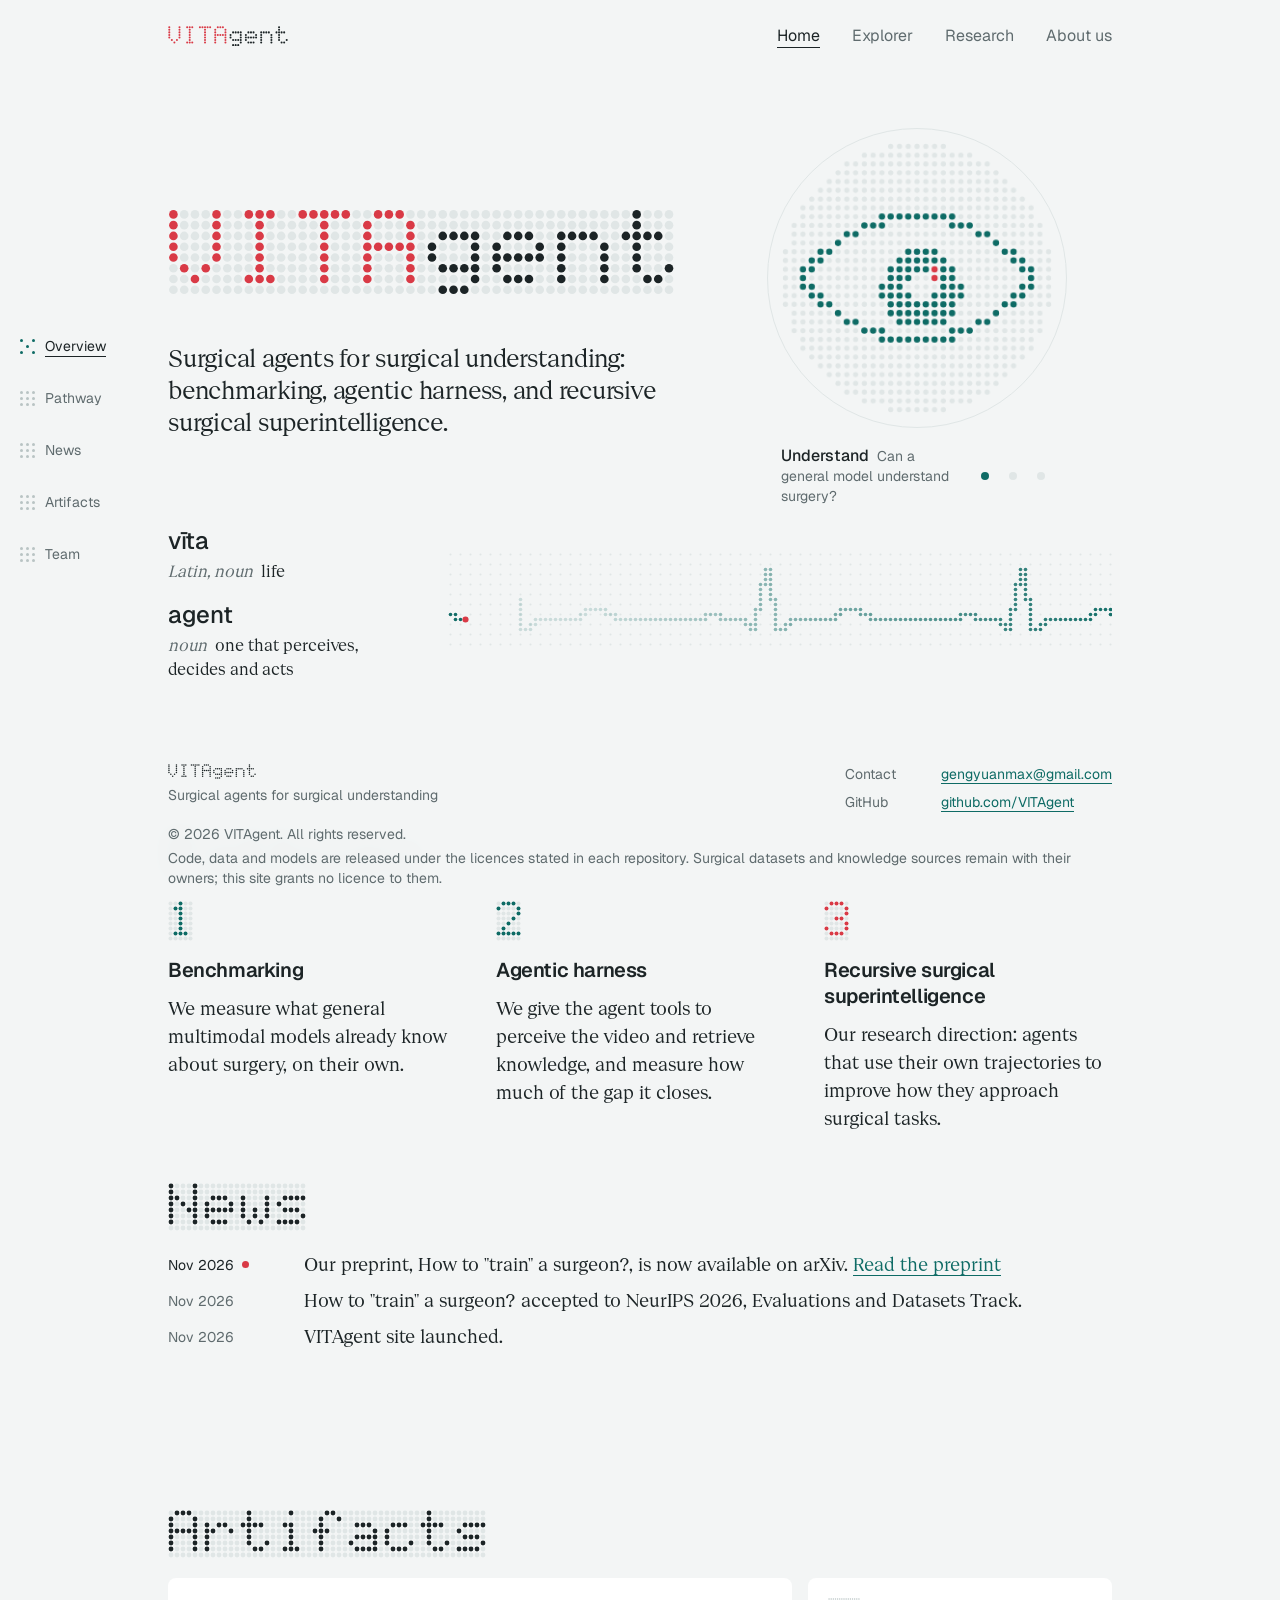
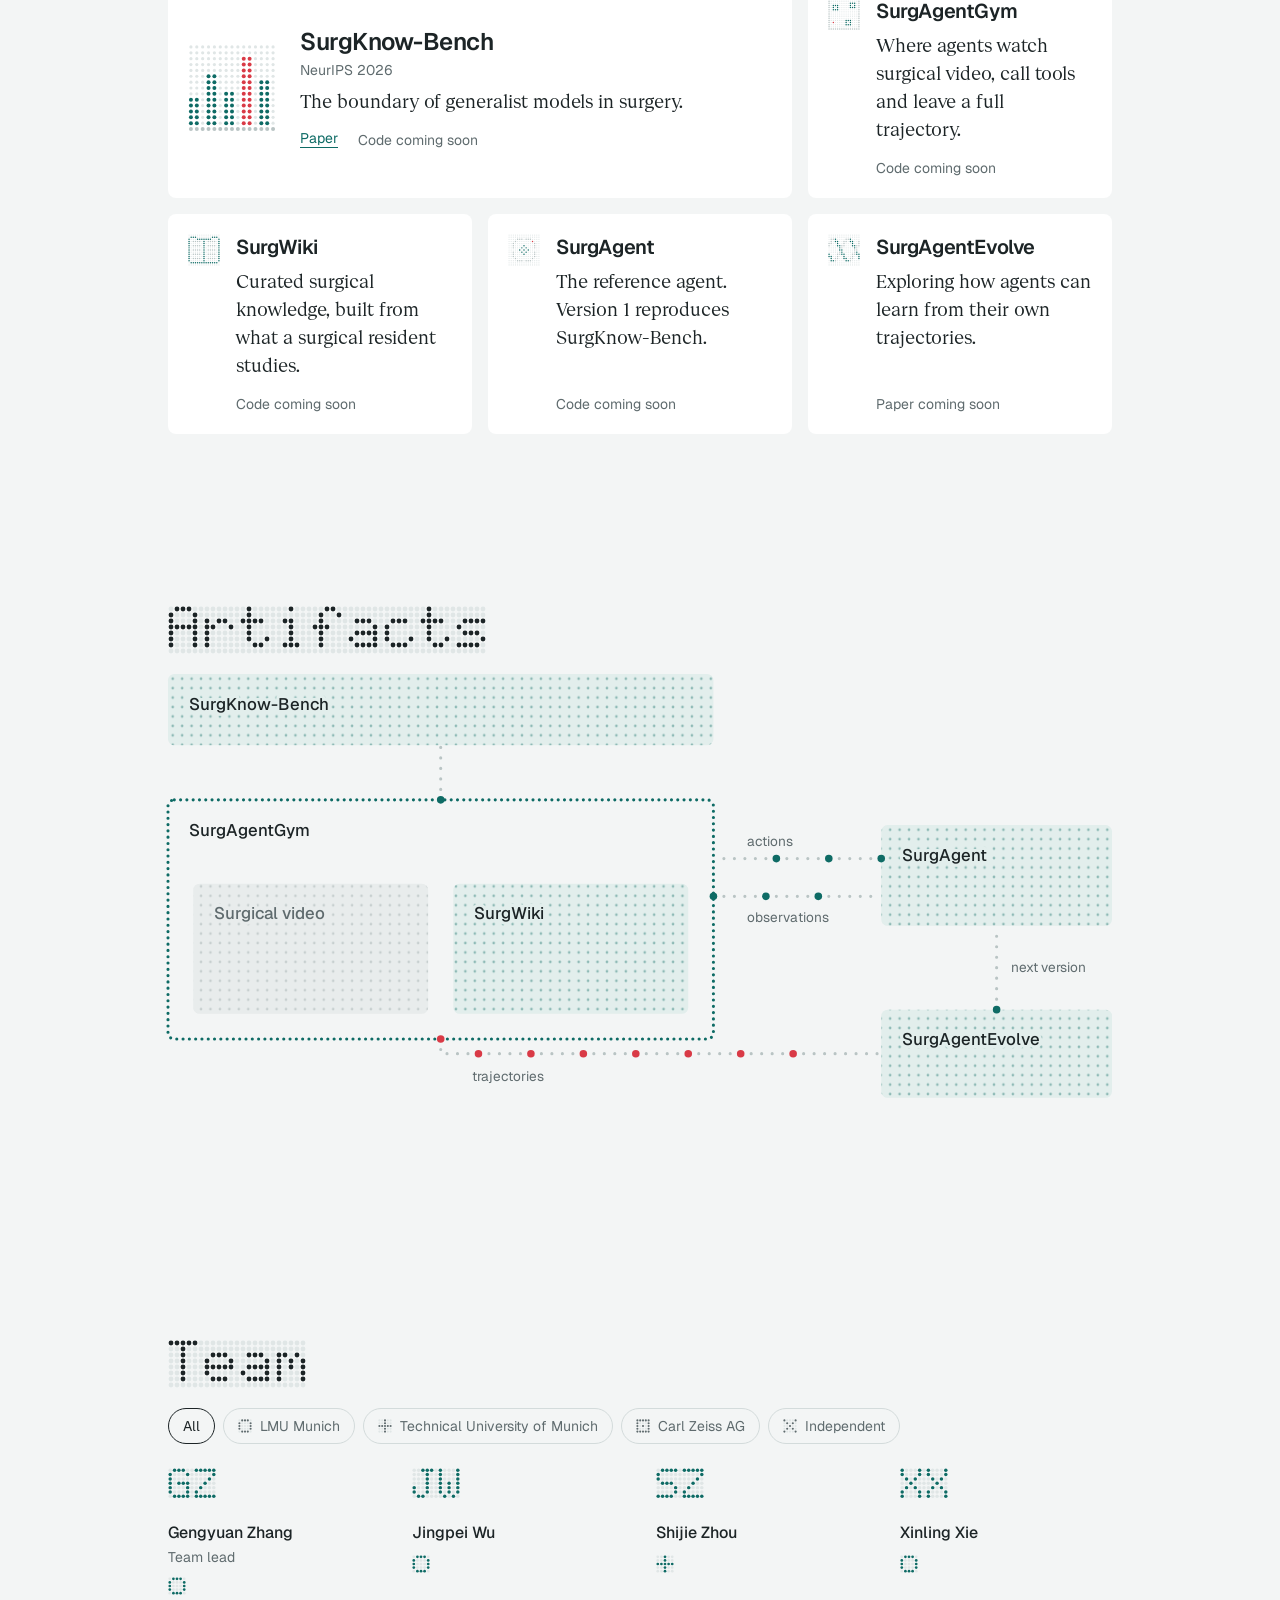
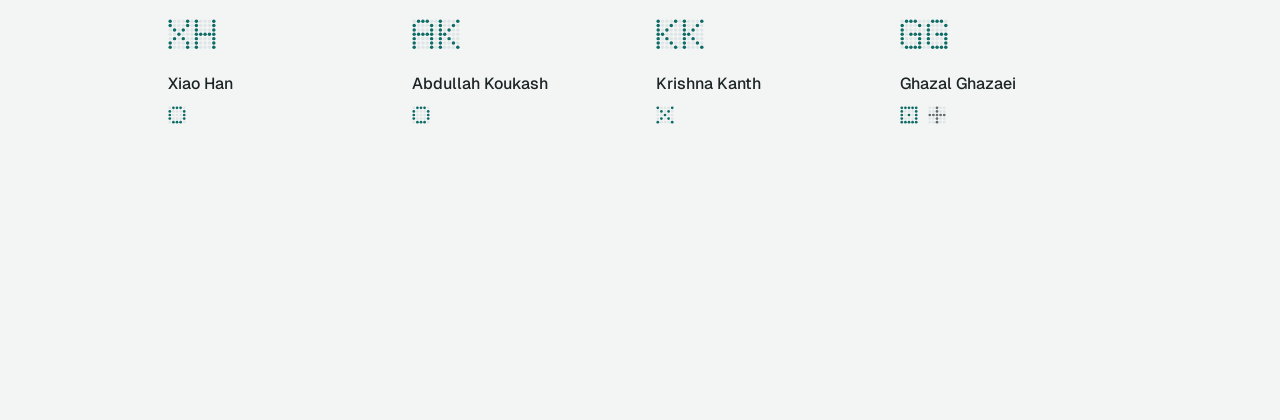
<file: site/index.html>
<!doctype html>
<html lang="en" class="home-story">
<head>
  <meta charset="utf-8">
  <meta name="viewport" content="width=device-width, initial-scale=1">
  <meta name="description" content="Surgical agents for surgical understanding: benchmarking, agentic harness, and recursive surgical superintelligence. Explore VITAgent's research, preprint, and project map.">
  <meta name="theme-color" content="#f3f5f5">
  <title>VITAgent — Surgical agents for surgical understanding</title>
  <link rel="icon" href="assets/mark.svg" type="image/svg+xml">
  <link rel="preconnect" href="https://fonts.googleapis.com"><link rel="preconnect" href="https://fonts.gstatic.com" crossorigin>
  <link rel="stylesheet" href="https://fonts.googleapis.com/css2?family=Geist:wght@400;500;600&family=Geist+Mono:wght@400;500&display=swap">
  <link rel="stylesheet" href="assets/style.css">
  <script src="assets/config.js" defer></script>
  <script src="assets/team.js" defer></script>
  <script src="assets/app.js" defer></script>
  <link rel="canonical" href="https://vitagent.github.io/">
</head>
<body class="has-section-rail home">
  <a class="skip" href="#main">Skip to content</a>
  <header class="top" id="top">
    <div class="wrap top-in">
      <a class="brand" href="./" aria-label="VITAgent home"><span class="dm dm-vita" data-dots="VITAgent" data-label="VITAgent"></span></a>
      <nav aria-label="Main">
        <a href="./" aria-current="page">Home</a>
        <a href="./explorer/">Explorer</a>
        <a href="./research/">Research</a>
        <a href="./about/">About us</a>
      </nav>
    </div>
  </header>

  <details class="section-rail" open>
    <summary>On this page</summary>
    <nav aria-label="On this page" data-section-nav>
      <a href="#concept" aria-current="location"><span class="rail-dots" aria-hidden="true"><i></i><i></i><i></i><i></i><i></i><i></i><i></i><i></i><i></i></span><span>Overview</span></a>
      <a href="#pathway"><span class="rail-dots" aria-hidden="true"><i></i><i></i><i></i><i></i><i></i><i></i><i></i><i></i><i></i></span><span>Pathway</span></a>
      <a href="#news"><span class="rail-dots" aria-hidden="true"><i></i><i></i><i></i><i></i><i></i><i></i><i></i><i></i><i></i></span><span>News</span></a>
      <a href="#artifacts"><span class="rail-dots" aria-hidden="true"><i></i><i></i><i></i><i></i><i></i><i></i><i></i><i></i><i></i></span><span>Artifacts</span></a>
      <a href="#team"><span class="rail-dots" aria-hidden="true"><i></i><i></i><i></i><i></i><i></i><i></i><i></i><i></i><i></i></span><span>Team</span></a>
    </nav>
  </details>

  <main id="main">
    <section class="hero home-panel" id="concept" aria-labelledby="hero-title">
      <div class="wrap hero-grid">
        <div class="hero-text">
          <h1 id="hero-title"><span class="dm dm-hero dm-vita" data-dots="VITAgent" data-grid data-label="VITAgent"></span></h1>
          <p class="claim research-headline">Surgical agents for surgical understanding: benchmarking, agentic harness, and recursive surgical superintelligence.</p>
        </div>
        <figure class="scope">
          <div class="scope-disc"><canvas id="matrix" aria-hidden="true"></canvas></div>
          <figcaption class="scope-cap">
            <span class="cap-text" aria-live="polite"><b id="step-name">Understand</b> <span id="step-line">Can a general model understand surgery?</span></span>
            <span class="steps" id="steps" role="group" aria-label="Steps of the pathway">
              <button type="button" data-step="0" aria-label="Understand"></button>
              <button type="button" data-step="1" aria-label="Solve"></button>
              <button type="button" data-step="2" aria-label="Evolve"></button>
            </span>
          </figcaption>
        </figure>
      </div>

      <div class="wrap">
        <div class="vitals">
          <dl class="dict" aria-label="Where the name comes from">
            <div><dt>vīta</dt><dd><i>Latin, noun</i>life</dd></div>
            <div><dt>agent</dt><dd><i>noun</i>one that perceives, decides and acts</dd></div>
          </dl>
          <canvas id="vitals" aria-hidden="true"></canvas>
        </div>
      </div>
    </section>

    <div class="home-panel pathway-news" id="pathway-panel">
      <section class="sec" id="pathway" aria-labelledby="pathway-title">
        <div class="wrap">
          <h2 class="title" id="pathway-title">Pathway</h2>
          <ol class="path">
            <li class="done">
              <span class="dm dm-num" data-dots="1" data-grid data-boot aria-hidden="true"></span>
              <h3>Benchmarking</h3>
              <p class="desc">We measure what general multimodal models already know about surgery, on their own.</p>
            </li>
            <li class="done">
              <span class="dm dm-num" data-dots="2" data-grid data-boot aria-hidden="true"></span>
              <h3>Agentic harness</h3>
              <p class="desc">We give the agent tools to perceive the video and retrieve knowledge, and measure how much of the gap it closes.</p>
            </li>
            <li class="now">
              <span class="dm dm-num" data-dots="3" data-grid data-boot aria-hidden="true"></span>
              <h3>Recursive surgical superintelligence</h3>
              <p class="desc">Our research direction: agents that use their own trajectories to improve how they approach surgical tasks.</p>
            </li>
          </ol>
        </div>
      </section>

      <section class="sec" id="news" aria-labelledby="news-title">
        <div class="wrap">
          <h2 class="title" id="news-title">News</h2>
          <ul class="news" id="news-list"></ul>
        </div>
      </section>

    </div>

    <section class="sec home-panel artifacts-cards" id="artifacts" aria-labelledby="artifacts-title">
      <div class="wrap">
        <h2 class="title" id="artifacts-title">Artifacts</h2>

        <div class="cards">
          <article class="card feat" data-node="bench">
            <canvas class="emblem" data-emblem="bench" aria-hidden="true"></canvas>
            <div class="card-body">
              <h3><a href="bench/">SurgKnow-Bench</a></h3>
              <p class="meta">NeurIPS 2026</p>
              <p class="desc">The boundary of generalist models in surgery.</p>
              <p class="res" data-res="Paper=bench.paper,Code=bench.code"></p>
            </div>
          </article>
          <article class="card" data-node="gym">
            <canvas class="emblem" data-emblem="gym" aria-hidden="true"></canvas>
            <div class="card-body">
              <h3><a href="gym/">SurgAgentGym</a></h3>
              <p class="desc">Where agents watch surgical video, call tools and leave a full trajectory.</p>
              <p class="res" data-res="Code=gym.code"></p>
            </div>
          </article>
          <article class="card" data-node="wiki">
            <canvas class="emblem" data-emblem="wiki" aria-hidden="true"></canvas>
            <div class="card-body">
              <h3><a href="wiki/">SurgWiki</a></h3>
              <p class="desc">Curated surgical knowledge, built from what a surgical resident studies.</p>
              <p class="res" data-res="Code=wiki.code"></p>
            </div>
          </article>
          <article class="card" data-node="agent">
            <canvas class="emblem" data-emblem="agent" aria-hidden="true"></canvas>
            <div class="card-body">
              <h3><a href="agent/">SurgAgent</a></h3>
              <p class="desc">The reference agent. Version 1 reproduces SurgKnow-Bench.</p>
              <p class="res" data-res="Code=agent.code"></p>
            </div>
          </article>
          <article class="card" data-node="evolve">
            <canvas class="emblem" data-emblem="evolve" aria-hidden="true"></canvas>
            <div class="card-body">
              <h3><a href="evolve/">SurgAgentEvolve</a></h3>
              <p class="desc">Exploring how agents can learn from their own trajectories.</p>
              <p class="res" data-res="Paper=evolve.paper"></p>
            </div>
          </article>
        </div>

      </div>
    </section>

    <section class="sec home-panel artifacts-system" id="artifacts-system" data-rail-target="artifacts" aria-labelledby="artifacts-system-title">
      <div class="wrap">
        <h2 class="title" id="artifacts-system-title">Artifacts</h2>
        <figure class="system" aria-label="How the artifacts fit together. SurgWiki is part of SurgAgentGym. SurgAgent acts in SurgAgentGym and receives observations. SurgKnow-Bench evaluates agents on top of SurgAgentGym. Trajectories from the Gym feed SurgAgentEvolve, which produces the next SurgAgent.">
          <svg id="system" aria-hidden="true"></svg>
        </figure>
      </div>
    </section>

    <div class="home-panel team-panel" id="team-panel">
      <section class="sec" id="team" aria-labelledby="team-title">
        <div class="wrap">
          <h2 class="title" id="team-title">Team</h2>
          <ul class="filter" id="aff-filter" aria-label="Filter by institution"></ul>
          <ul class="team" id="team-list"></ul>
        </div>
      </section>

    <footer class="foot" role="contentinfo">
      <div class="wrap foot-grid">
        <div class="foot-id">
          <a class="foot-mark" href="./" aria-label="VITAgent home"><span class="dm" data-dots="VITAgent" data-label="VITAgent"></span></a>
          <p>Surgical agents for surgical understanding</p>
        </div>
        <dl class="foot-links">
          <div data-contact hidden><dt>Contact</dt><dd><a class="link" data-contact-link href="#"><span class="foot-long" data-contact-address>email</span><span class="foot-short">Contact</span></a></dd></div>
          <div><dt>GitHub</dt><dd><a class="link" href="https://github.com/VITAgent"><span class="foot-long">github.com/VITAgent</span><span class="foot-short">GitHub</span></a></dd></div>
        </dl>
        <div class="foot-legal">
          <p class="foot-copyright">© <span data-year>2026</span> VITAgent.<span class="foot-rights"> All rights reserved.</span></p>
          <details class="foot-details" open>
            <summary>Legal</summary>
            <div class="foot-license">
              <p class="foot-short">All rights reserved.</p>
              <p>Code, data and models are released under the licences stated in each repository. Surgical datasets and knowledge sources remain with their owners; this site grants no licence to them.</p>
            </div>
          </details>
        </div>
      </div>
    </footer>
    </div>
  </main>
</body>
</html>
</file>
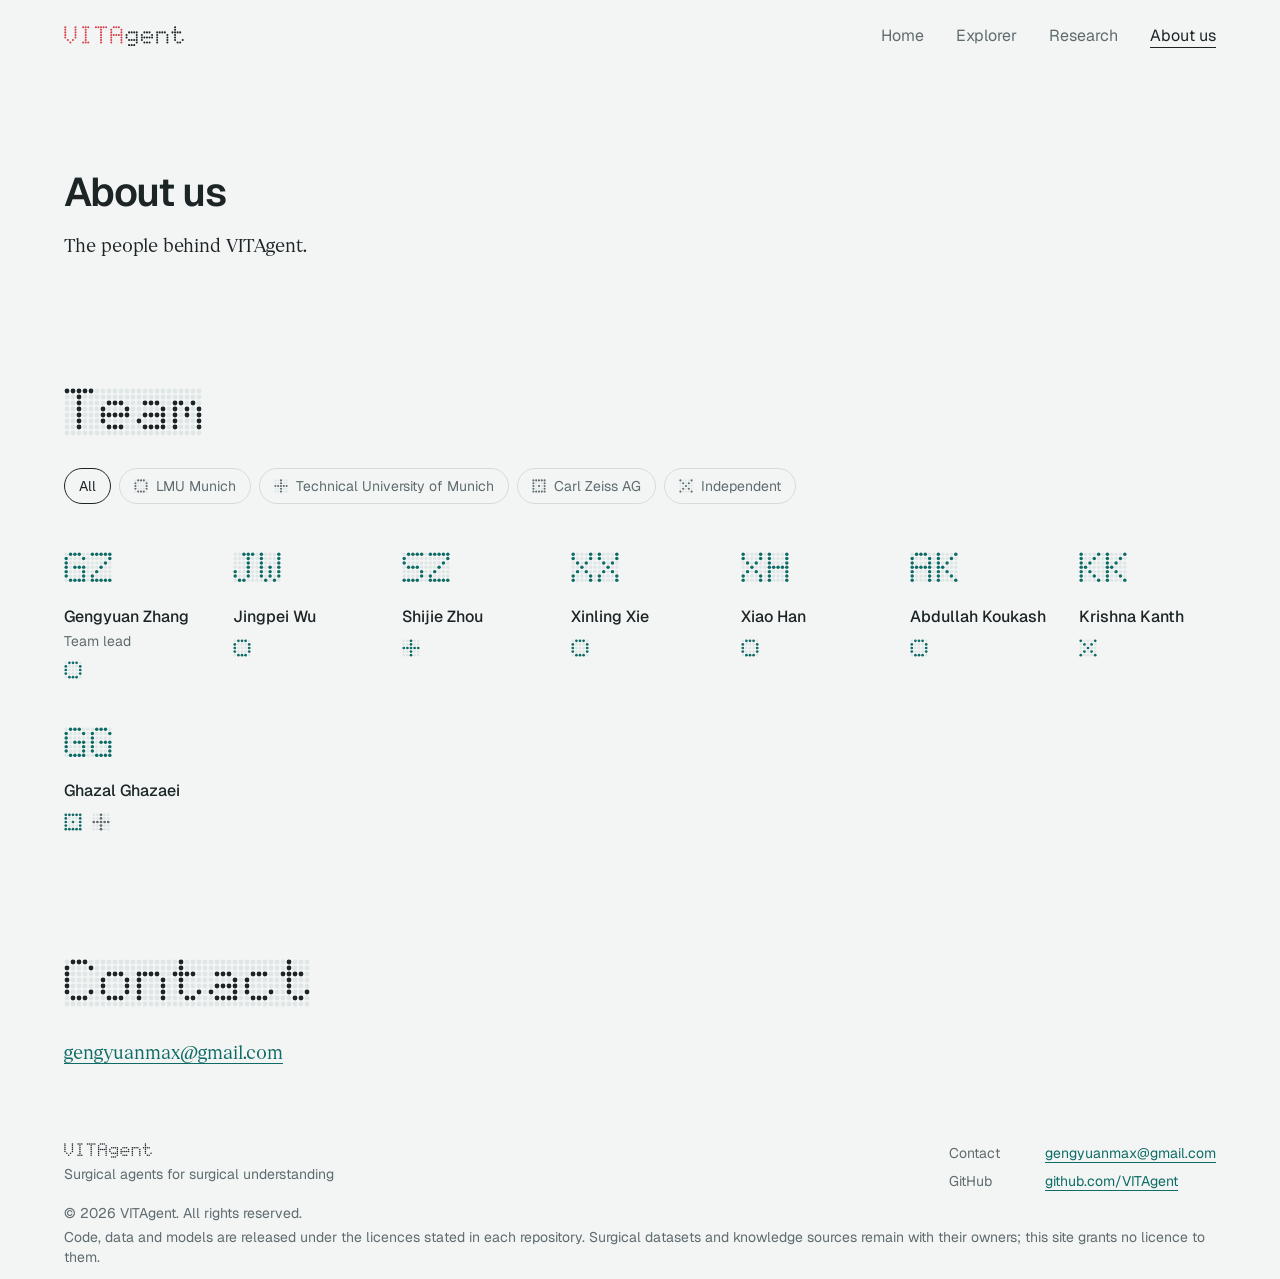
<file: site/about/index.html>
<!doctype html>
<html lang="en">
<head>
  <meta charset="utf-8">
  <meta name="viewport" content="width=device-width, initial-scale=1">
  <meta name="theme-color" content="#f3f5f5">
  <link rel="icon" href="../assets/mark.svg" type="image/svg+xml">
  <link rel="preconnect" href="https://fonts.googleapis.com"><link rel="preconnect" href="https://fonts.gstatic.com" crossorigin>
  <link rel="stylesheet" href="https://fonts.googleapis.com/css2?family=Geist:wght@400;500;600&family=Geist+Mono:wght@400;500&display=swap">
  <link rel="stylesheet" href="../assets/style.css">
  <script src="../assets/config.js" defer></script>
  <script src="../assets/team.js" defer></script>
  <script src="../assets/app.js" defer></script>
  <meta name="description" content="The people behind VITAgent. Meet the team and get in touch.">
  <title>About us — VITAgent</title>
  <link rel="canonical" href="https://vitagent.github.io/about/">
</head>
<body>
  <a class="skip" href="#main">Skip to content</a>
  <header class="top" id="top">
    <div class="wrap top-in">
      <a class="brand" href="../" aria-label="VITAgent home"><span class="dm dm-vita" data-dots="VITAgent" data-label="VITAgent"></span></a>
      <nav aria-label="Main">
        <a href="../">Home</a>
        <a href="../explorer/">Explorer</a>
        <a href="../research/">Research</a>
        <a href="../about/" aria-current="page">About us</a>
      </nav>
    </div>
  </header>
  <main id="main">
    <section class="page-hero">
      <div class="wrap">
        <h1>About us</h1>
        <p class="lede">The people behind VITAgent.</p>
      </div>
    </section>
    <section class="sec" id="team" aria-labelledby="team-title">
      <div class="wrap">
        <h2 class="title" id="team-title">Team</h2>
        <ul class="filter" id="aff-filter" aria-label="Filter by institution"></ul>
        <ul class="team" id="team-list"></ul>
      </div>
    </section>
    <section class="sec" aria-labelledby="contact-title">
      <div class="wrap">
        <h2 class="title" id="contact-title">Contact</h2>
        <p data-contact hidden><a class="link" data-contact-link href="#">Email us</a></p>
      </div>
    </section>
  </main>
  <footer class="foot">
    <div class="wrap foot-grid">
      <div class="foot-id">
        <a class="foot-mark" href="../" aria-label="VITAgent home"><span class="dm" data-dots="VITAgent" data-label="VITAgent"></span></a>
        <p>Surgical agents for surgical understanding</p>
      </div>
      <dl class="foot-links">
        <div data-contact hidden><dt>Contact</dt><dd><a class="link" data-contact-link href="#"><span class="foot-long" data-contact-address>email</span><span class="foot-short">Contact</span></a></dd></div>
        <div><dt>GitHub</dt><dd><a class="link" href="https://github.com/VITAgent"><span class="foot-long">github.com/VITAgent</span><span class="foot-short">GitHub</span></a></dd></div>
      </dl>
      <div class="foot-legal">
        <p class="foot-copyright">© <span data-year>2026</span> VITAgent.<span class="foot-rights"> All rights reserved.</span></p>
        <details class="foot-details" open>
          <summary>Legal</summary>
          <div class="foot-license">
            <p class="foot-short">All rights reserved.</p>
            <p>Code, data and models are released under the licences stated in each repository. Surgical datasets and knowledge sources remain with their owners; this site grants no licence to them.</p>
          </div>
        </details>
      </div>
    </div>
  </footer>
</body>
</html>
</file>
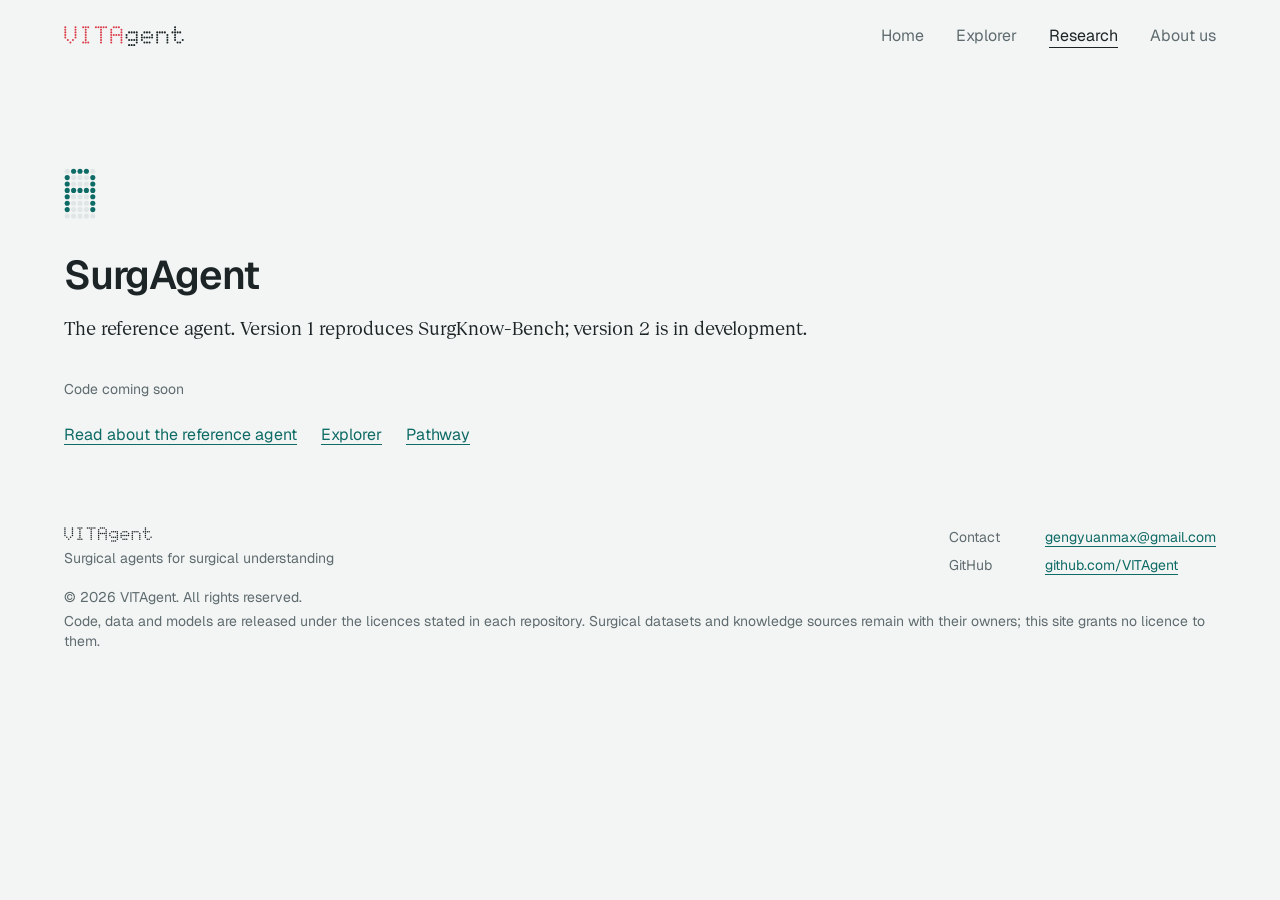
<file: site/agent/index.html>
<!doctype html>
<html lang="en">
<head>
  <meta charset="utf-8">
  <meta name="viewport" content="width=device-width, initial-scale=1">
  <meta name="theme-color" content="#f3f5f5">
  <link rel="icon" href="../assets/mark.svg" type="image/svg+xml">
  <link rel="preconnect" href="https://fonts.googleapis.com"><link rel="preconnect" href="https://fonts.gstatic.com" crossorigin>
  <link rel="stylesheet" href="https://fonts.googleapis.com/css2?family=Geist:wght@400;500;600&family=Geist+Mono:wght@400;500&display=swap">
  <link rel="stylesheet" href="../assets/style.css">
  <script src="../assets/config.js" defer></script>
  <script src="../assets/app.js" defer></script>
  <meta name="description" content="SurgAgent: the reference surgical agent harness.">
  <title>SurgAgent, VITAgent</title>
  <link rel="canonical" href="https://vitagent.github.io/agent/">
</head>
<body>
  <a class="skip" href="#main">Skip to content</a>
  <header class="top" id="top">
    <div class="wrap top-in">
      <a class="brand" href="../" aria-label="VITAgent home"><span class="dm dm-vita" data-dots="VITAgent" data-label="VITAgent"></span></a>
      <nav aria-label="Main">
        <a href="../">Home</a>
        <a href="../explorer/">Explorer</a>
        <a href="../research/" aria-current="page">Research</a>
        <a href="../about/">About us</a>
      </nav>
    </div>
  </header>
  <main id="main">
    <section class="page-hero">
      <div class="wrap">
        <span class="dm dm-mono" data-dots="A" data-grid aria-hidden="true"></span>
        <h1>SurgAgent</h1>
        <p class="lede">The reference agent. Version 1 reproduces SurgKnow-Bench; version 2 is in development.</p>
        <p class="res" data-res="Code=agent.code"></p>
        <div class="reading-links"><a class="link" href="../blog/how-to-train-a-surgeon/#harness">Read about the reference agent</a><a class="link" href="../explorer/">Explorer</a><a class="link" href="../#pathway">Pathway</a></div>
      </div>
    </section>
  </main>
  <footer class="foot">
    <div class="wrap foot-grid">
      <div class="foot-id">
        <a class="foot-mark" href="../" aria-label="VITAgent home"><span class="dm" data-dots="VITAgent" data-label="VITAgent"></span></a>
        <p>Surgical agents for surgical understanding</p>
      </div>
      <dl class="foot-links">
        <div data-contact hidden><dt>Contact</dt><dd><a class="link" data-contact-link href="#"><span class="foot-long" data-contact-address>email</span><span class="foot-short">Contact</span></a></dd></div>
        <div><dt>GitHub</dt><dd><a class="link" href="https://github.com/VITAgent"><span class="foot-long">github.com/VITAgent</span><span class="foot-short">GitHub</span></a></dd></div>
      </dl>
      <div class="foot-legal">
        <p class="foot-copyright">© <span data-year>2026</span> VITAgent.<span class="foot-rights"> All rights reserved.</span></p>
        <details class="foot-details" open>
          <summary>Legal</summary>
          <div class="foot-license">
            <p class="foot-short">All rights reserved.</p>
            <p>Code, data and models are released under the licences stated in each repository. Surgical datasets and knowledge sources remain with their owners; this site grants no licence to them.</p>
          </div>
        </details>
      </div>
    </div>
  </footer>
</body>
</html>
</file>
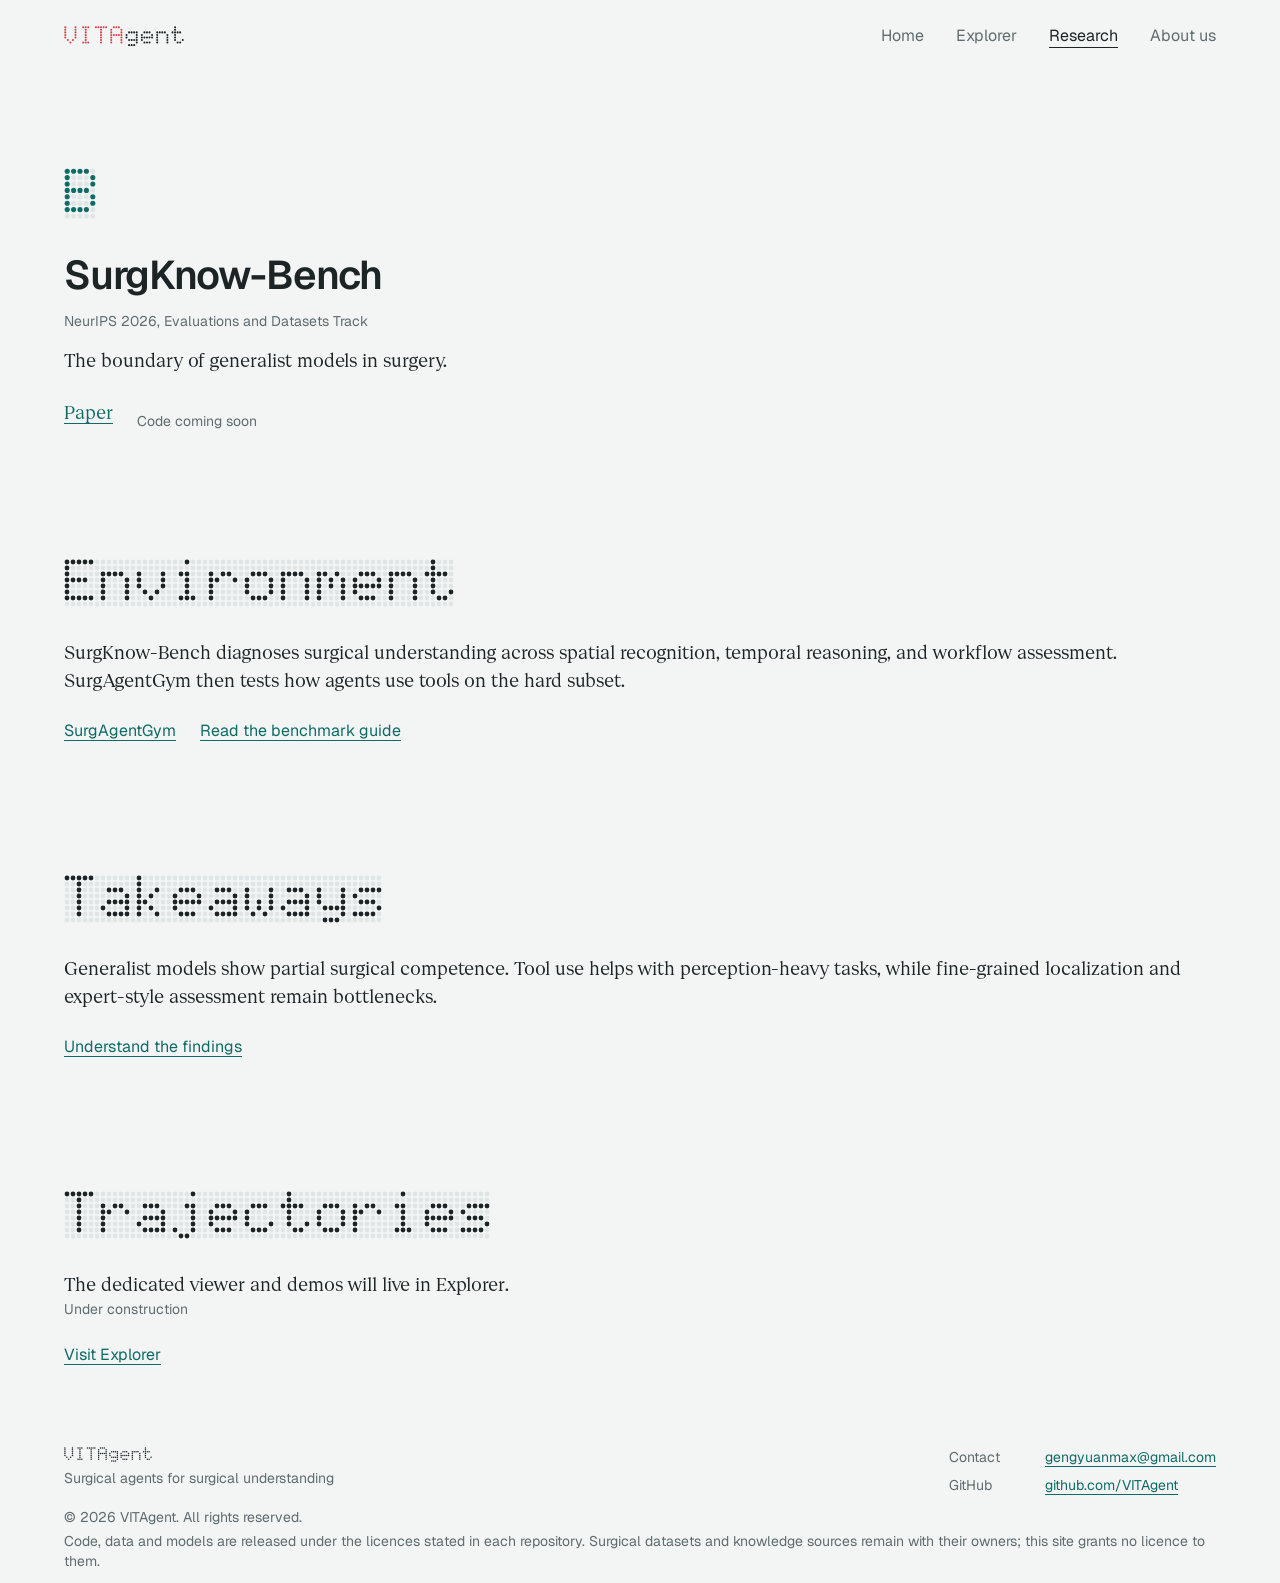
<file: site/bench/index.html>
<!doctype html>
<html lang="en">
<head>
  <meta charset="utf-8">
  <meta name="viewport" content="width=device-width, initial-scale=1">
  <meta name="theme-color" content="#f3f5f5">
  <link rel="icon" href="../assets/mark.svg" type="image/svg+xml">
  <link rel="preconnect" href="https://fonts.googleapis.com"><link rel="preconnect" href="https://fonts.gstatic.com" crossorigin>
  <link rel="stylesheet" href="https://fonts.googleapis.com/css2?family=Geist:wght@400;500;600&family=Geist+Mono:wght@400;500&display=swap">
  <link rel="stylesheet" href="../assets/style.css">
  <script src="../assets/config.js" defer></script>
  <script src="../assets/app.js" defer></script>
  <meta name="description" content="SurgKnow-Bench: the boundary of generalist models in surgery. NeurIPS 2026, Evaluations and Datasets Track.">
  <title>SurgKnow-Bench, VITAgent</title>
  <link rel="canonical" href="https://vitagent.github.io/bench/">
</head>
<body>
  <a class="skip" href="#main">Skip to content</a>
  <header class="top" id="top">
    <div class="wrap top-in">
      <a class="brand" href="../" aria-label="VITAgent home"><span class="dm dm-vita" data-dots="VITAgent" data-label="VITAgent"></span></a>
      <nav aria-label="Main">
        <a href="../">Home</a>
        <a href="../explorer/">Explorer</a>
        <a href="../research/" aria-current="page">Research</a>
        <a href="../about/">About us</a>
      </nav>
    </div>
  </header>
  <main id="main">
    <section class="page-hero">
      <div class="wrap">
        <span class="dm dm-mono" data-dots="B" data-grid aria-hidden="true"></span>
        <h1>SurgKnow-Bench</h1>
        <p class="meta">NeurIPS 2026, Evaluations and Datasets Track</p>
        <p class="lede">The boundary of generalist models in surgery.</p>
        <p class="res" data-res="Paper=bench.paper,Code=bench.code"></p>
      </div>
    </section>
    <section class="sec" id="environment" aria-labelledby="env-title">
      <div class="wrap"><h2 class="title" id="env-title">Environment</h2><p class="section-lead">SurgKnow-Bench diagnoses surgical understanding across spatial recognition, temporal reasoning, and workflow assessment. SurgAgentGym then tests how agents use tools on the hard subset.</p><div class="reading-links"><a class="link" href="../gym/">SurgAgentGym</a><a class="link" href="../blog/how-to-train-a-surgeon/#benchmarking">Read the benchmark guide</a></div></div>
    </section>
    <section class="sec" id="takeaways" aria-labelledby="take-title">
      <div class="wrap"><h2 class="title" id="take-title">Takeaways</h2><p class="section-lead">Generalist models show partial surgical competence. Tool use helps with perception-heavy tasks, while fine-grained localization and expert-style assessment remain bottlenecks.</p><div class="reading-links"><a class="link" href="../blog/how-to-train-a-surgeon/#findings">Understand the findings</a></div></div>
    </section>
    <section class="sec" id="trajectories" aria-labelledby="traj-title">
      <div class="wrap"><h2 class="title" id="traj-title">Trajectories</h2><div id="viewer"><p class="section-lead">The dedicated viewer and demos will live in Explorer.</p><p class="meta">Under construction</p><div class="reading-links"><a class="link" href="../explorer/">Visit Explorer</a></div></div></div>
    </section>
  </main>
  <footer class="foot">
    <div class="wrap foot-grid">
      <div class="foot-id">
        <a class="foot-mark" href="../" aria-label="VITAgent home"><span class="dm" data-dots="VITAgent" data-label="VITAgent"></span></a>
        <p>Surgical agents for surgical understanding</p>
      </div>
      <dl class="foot-links">
        <div data-contact hidden><dt>Contact</dt><dd><a class="link" data-contact-link href="#"><span class="foot-long" data-contact-address>email</span><span class="foot-short">Contact</span></a></dd></div>
        <div><dt>GitHub</dt><dd><a class="link" href="https://github.com/VITAgent"><span class="foot-long">github.com/VITAgent</span><span class="foot-short">GitHub</span></a></dd></div>
      </dl>
      <div class="foot-legal">
        <p class="foot-copyright">© <span data-year>2026</span> VITAgent.<span class="foot-rights"> All rights reserved.</span></p>
        <details class="foot-details" open>
          <summary>Legal</summary>
          <div class="foot-license">
            <p class="foot-short">All rights reserved.</p>
            <p>Code, data and models are released under the licences stated in each repository. Surgical datasets and knowledge sources remain with their owners; this site grants no licence to them.</p>
          </div>
        </details>
      </div>
    </div>
  </footer>
</body>
</html>
</file>
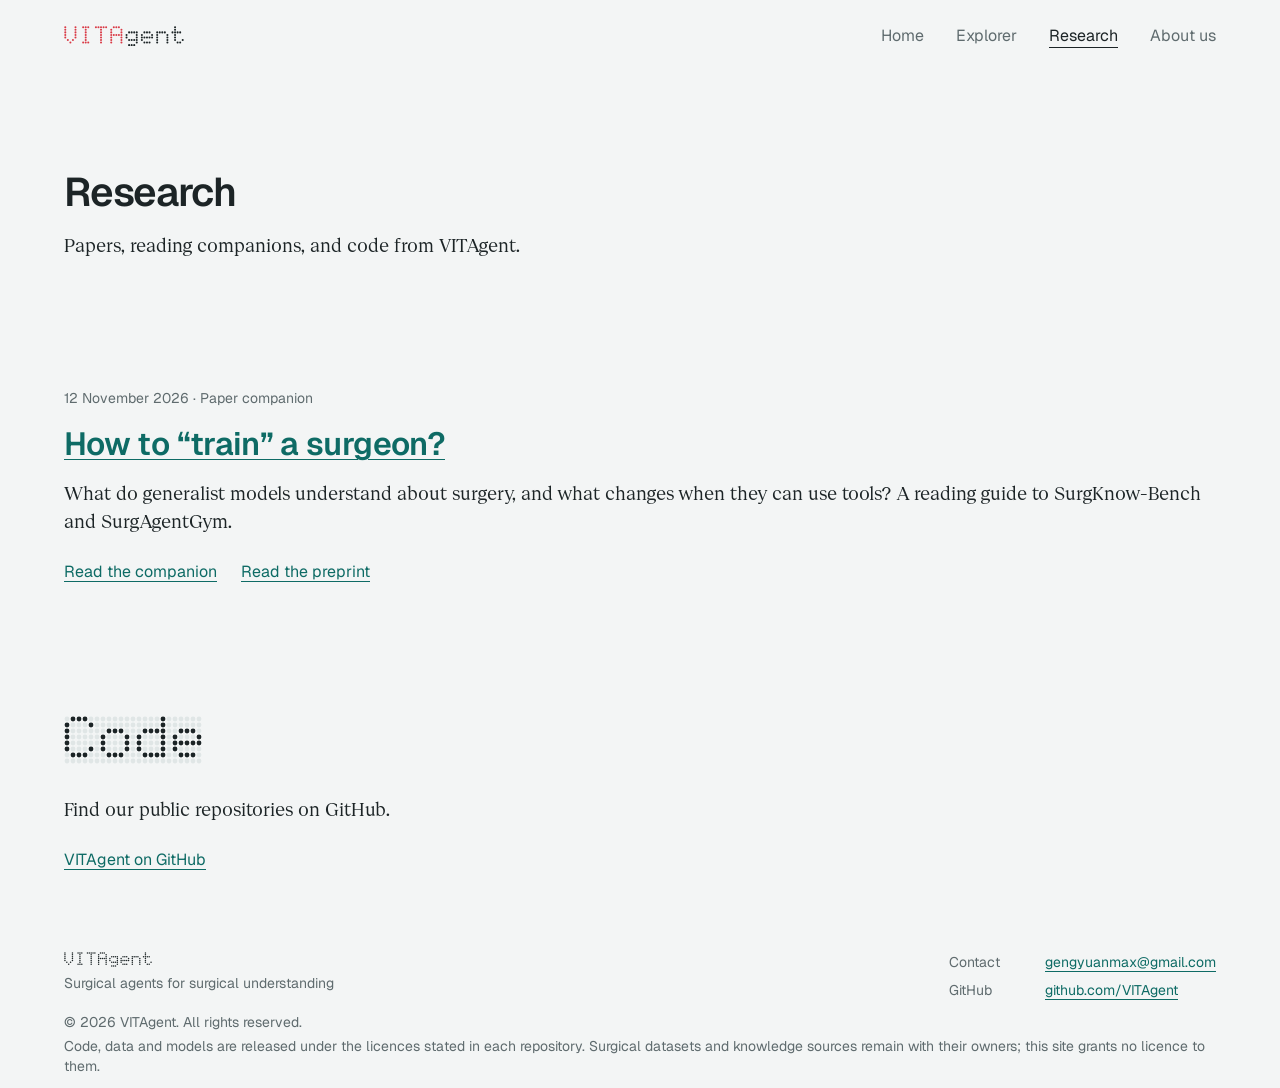
<file: site/blog/index.html>
<!doctype html>
<html lang="en">
<head>
  <meta charset="utf-8">
  <meta name="viewport" content="width=device-width, initial-scale=1">
  <meta name="theme-color" content="#f3f5f5">
  <link rel="icon" href="../assets/mark.svg" type="image/svg+xml">
  <link rel="preconnect" href="https://fonts.googleapis.com"><link rel="preconnect" href="https://fonts.gstatic.com" crossorigin>
  <link rel="stylesheet" href="https://fonts.googleapis.com/css2?family=Geist:wght@400;500;600&family=Geist+Mono:wght@400;500&display=swap">
  <link rel="stylesheet" href="../assets/style.css">
  <script src="../assets/config.js" defer></script>
  <script src="../assets/app.js" defer></script>
  <meta name="description" content="Papers, reading companions, and public code from VITAgent.">
  <title>Research — VITAgent</title>
  <link rel="canonical" href="https://vitagent.github.io/research/">
</head>
<body>
  <a class="skip" href="#main">Skip to content</a>
  <header class="top" id="top">
    <div class="wrap top-in">
      <a class="brand" href="../" aria-label="VITAgent home"><span class="dm dm-vita" data-dots="VITAgent" data-label="VITAgent"></span></a>
      <nav aria-label="Main">
        <a href="../">Home</a>
        <a href="../explorer/">Explorer</a>
        <a href="../research/" aria-current="page">Research</a>
        <a href="../about/">About us</a>
      </nav>
    </div>
  </header>
  <main id="main">
    <section class="page-hero">
      <div class="wrap">
        <h1>Research</h1>
        <p class="lede">Papers, reading companions, and code from VITAgent.</p>
      </div>
    </section>
    <section class="sec" aria-labelledby="companion-title">
      <div class="wrap">
        <article class="post-preview">
          <p class="meta"><time datetime="2026-11-12">12 November 2026</time> · Paper companion</p>
          <h2 id="companion-title"><a class="link" href="../blog/how-to-train-a-surgeon/">How to “train” a surgeon?</a></h2>
          <p>What do generalist models understand about surgery, and what changes when they can use tools? A reading guide to SurgKnow-Bench and SurgAgentGym.</p>
          <div class="reading-links"><a class="link" href="../blog/how-to-train-a-surgeon/">Read the companion</a><a class="link" href="https://arxiv.org/abs/2611.11437">Read the preprint</a></div>
        </article>
      </div>
    </section>
    <section class="sec" aria-labelledby="code-title">
      <div class="wrap">
        <h2 class="title" id="code-title">Code</h2>
        <p class="section-lead">Find our public repositories on GitHub.</p>
        <div class="reading-links"><a class="link" href="https://github.com/VITAgent">VITAgent on GitHub</a></div>
      </div>
    </section>
  </main>
  <footer class="foot">
    <div class="wrap foot-grid">
      <div class="foot-id">
        <a class="foot-mark" href="../" aria-label="VITAgent home"><span class="dm" data-dots="VITAgent" data-label="VITAgent"></span></a>
        <p>Surgical agents for surgical understanding</p>
      </div>
      <dl class="foot-links">
        <div data-contact hidden><dt>Contact</dt><dd><a class="link" data-contact-link href="#"><span class="foot-long" data-contact-address>email</span><span class="foot-short">Contact</span></a></dd></div>
        <div><dt>GitHub</dt><dd><a class="link" href="https://github.com/VITAgent"><span class="foot-long">github.com/VITAgent</span><span class="foot-short">GitHub</span></a></dd></div>
      </dl>
      <div class="foot-legal">
        <p class="foot-copyright">© <span data-year>2026</span> VITAgent.<span class="foot-rights"> All rights reserved.</span></p>
        <details class="foot-details" open>
          <summary>Legal</summary>
          <div class="foot-license">
            <p class="foot-short">All rights reserved.</p>
            <p>Code, data and models are released under the licences stated in each repository. Surgical datasets and knowledge sources remain with their owners; this site grants no licence to them.</p>
          </div>
        </details>
      </div>
    </div>
  </footer>
</body>
</html>
</file>
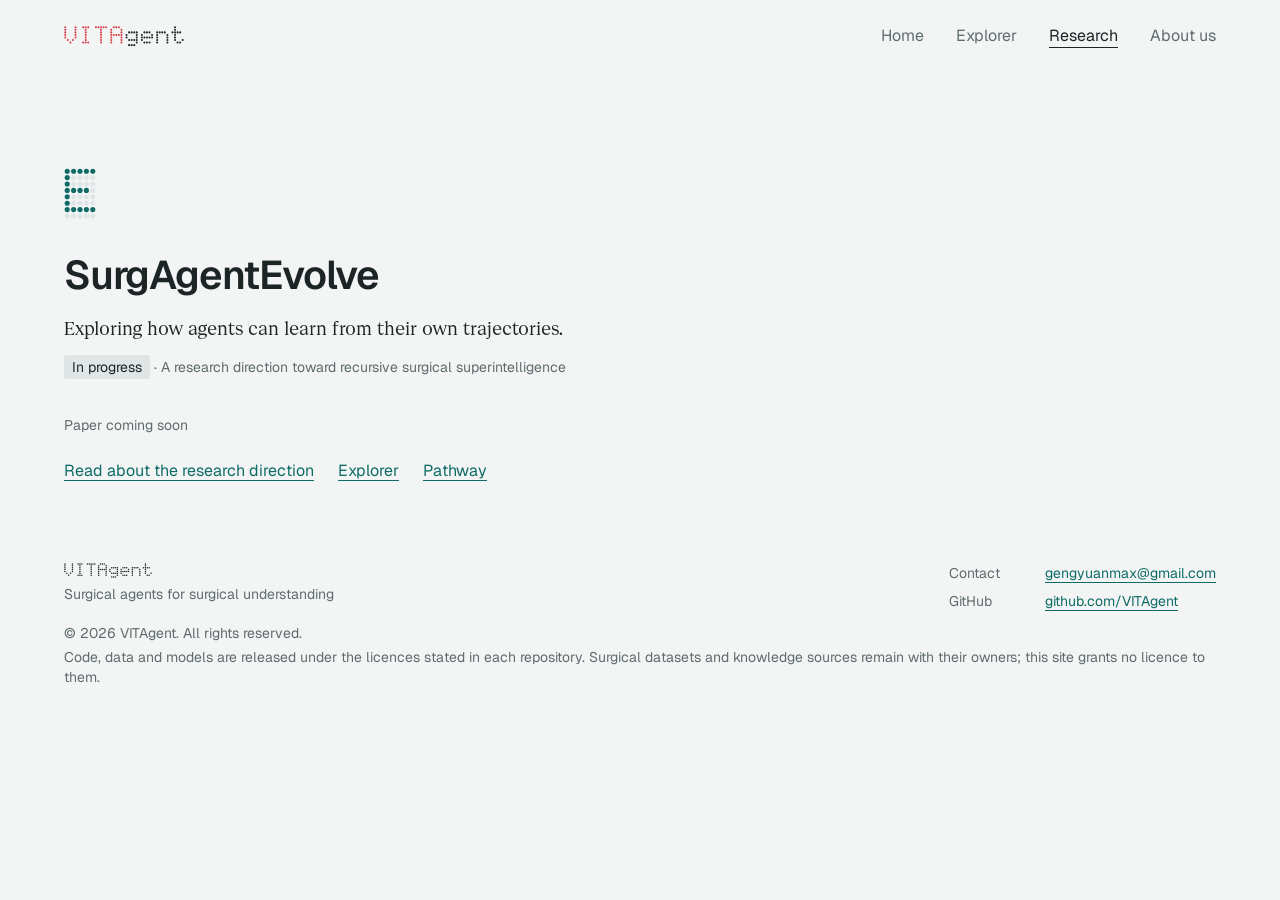
<file: site/evolve/index.html>
<!doctype html>
<html lang="en">
<head>
  <meta charset="utf-8">
  <meta name="viewport" content="width=device-width, initial-scale=1">
  <meta name="theme-color" content="#f3f5f5">
  <link rel="icon" href="../assets/mark.svg" type="image/svg+xml">
  <link rel="preconnect" href="https://fonts.googleapis.com"><link rel="preconnect" href="https://fonts.gstatic.com" crossorigin>
  <link rel="stylesheet" href="https://fonts.googleapis.com/css2?family=Geist:wght@400;500;600&family=Geist+Mono:wght@400;500&display=swap">
  <link rel="stylesheet" href="../assets/style.css">
  <script src="../assets/config.js" defer></script>
  <script src="../assets/app.js" defer></script>
  <meta name="description" content="SurgAgentEvolve, a VITAgent project.">
  <title>SurgAgentEvolve, VITAgent</title>
  <link rel="canonical" href="https://vitagent.github.io/evolve/">
</head>
<body>
  <a class="skip" href="#main">Skip to content</a>
  <header class="top" id="top">
    <div class="wrap top-in">
      <a class="brand" href="../" aria-label="VITAgent home"><span class="dm dm-vita" data-dots="VITAgent" data-label="VITAgent"></span></a>
      <nav aria-label="Main">
        <a href="../">Home</a>
        <a href="../explorer/">Explorer</a>
        <a href="../research/" aria-current="page">Research</a>
        <a href="../about/">About us</a>
      </nav>
    </div>
  </header>
  <main id="main">
    <section class="page-hero">
      <div class="wrap">
        <span class="dm dm-mono" data-dots="E" data-grid aria-hidden="true"></span>
        <h1>SurgAgentEvolve</h1>
        <p class="lede">Exploring how agents can learn from their own trajectories.</p>
        <p class="meta"><span class="tag">In progress</span> · A research direction toward recursive surgical superintelligence</p>
        <p class="res" data-res="Paper=evolve.paper"></p>
        <div class="reading-links"><a class="link" href="../blog/how-to-train-a-surgeon/#next">Read about the research direction</a><a class="link" href="../explorer/">Explorer</a><a class="link" href="../#pathway">Pathway</a></div>
      </div>
    </section>
  </main>
  <footer class="foot">
    <div class="wrap foot-grid">
      <div class="foot-id">
        <a class="foot-mark" href="../" aria-label="VITAgent home"><span class="dm" data-dots="VITAgent" data-label="VITAgent"></span></a>
        <p>Surgical agents for surgical understanding</p>
      </div>
      <dl class="foot-links">
        <div data-contact hidden><dt>Contact</dt><dd><a class="link" data-contact-link href="#"><span class="foot-long" data-contact-address>email</span><span class="foot-short">Contact</span></a></dd></div>
        <div><dt>GitHub</dt><dd><a class="link" href="https://github.com/VITAgent"><span class="foot-long">github.com/VITAgent</span><span class="foot-short">GitHub</span></a></dd></div>
      </dl>
      <div class="foot-legal">
        <p class="foot-copyright">© <span data-year>2026</span> VITAgent.<span class="foot-rights"> All rights reserved.</span></p>
        <details class="foot-details" open>
          <summary>Legal</summary>
          <div class="foot-license">
            <p class="foot-short">All rights reserved.</p>
            <p>Code, data and models are released under the licences stated in each repository. Surgical datasets and knowledge sources remain with their owners; this site grants no licence to them.</p>
          </div>
        </details>
      </div>
    </div>
  </footer>
</body>
</html>
</file>
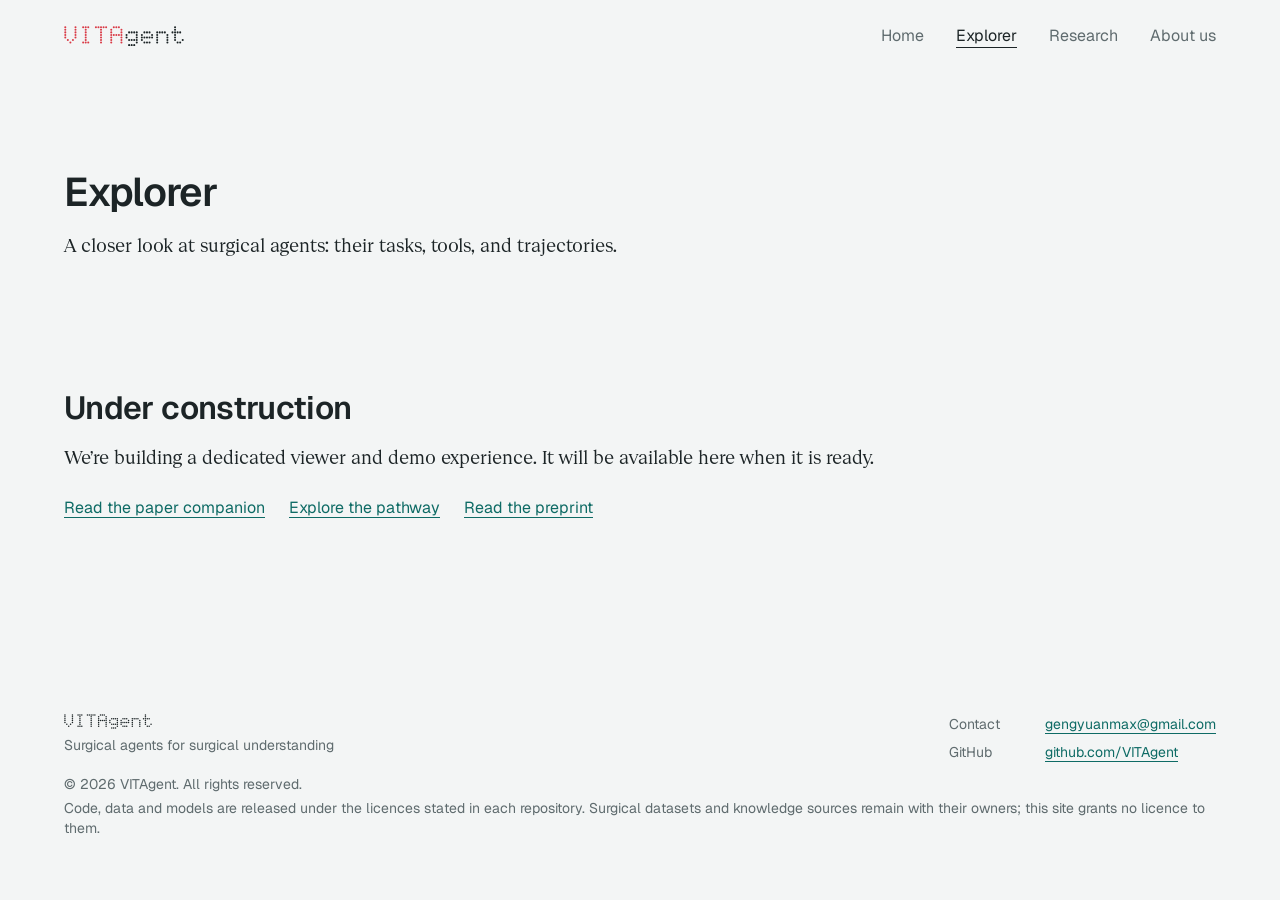
<file: site/explorer/index.html>
<!doctype html>
<html lang="en">
<head>
  <meta charset="utf-8">
  <meta name="viewport" content="width=device-width, initial-scale=1">
  <meta name="theme-color" content="#f3f5f5">
  <link rel="icon" href="../assets/mark.svg" type="image/svg+xml">
  <link rel="preconnect" href="https://fonts.googleapis.com"><link rel="preconnect" href="https://fonts.gstatic.com" crossorigin>
  <link rel="stylesheet" href="https://fonts.googleapis.com/css2?family=Geist:wght@400;500;600&family=Geist+Mono:wght@400;500&display=swap">
  <link rel="stylesheet" href="../assets/style.css">
  <script src="../assets/config.js" defer></script>
  <script src="../assets/app.js" defer></script>
  <meta name="description" content="The VITAgent viewer and demo space. Under construction.">
  <title>Explorer — VITAgent</title>
  <link rel="canonical" href="https://vitagent.github.io/explorer/">
</head>
<body>
  <a class="skip" href="#main">Skip to content</a>
  <header class="top" id="top">
    <div class="wrap top-in">
      <a class="brand" href="../" aria-label="VITAgent home"><span class="dm dm-vita" data-dots="VITAgent" data-label="VITAgent"></span></a>
      <nav aria-label="Main">
        <a href="../">Home</a>
        <a href="../explorer/" aria-current="page">Explorer</a>
        <a href="../research/">Research</a>
        <a href="../about/">About us</a>
      </nav>
    </div>
  </header>
  <main id="main">
    <section class="page-hero">
      <div class="wrap">
        <h1>Explorer</h1>
        <p class="lede">A closer look at surgical agents: their tasks, tools, and trajectories.</p>
      </div>
    </section>
    <section class="sec construction" aria-labelledby="construction-title">
      <div class="wrap">
        <h2 id="construction-title">Under construction</h2>
        <p>We’re building a dedicated viewer and demo experience. It will be available here when it is ready.</p>
        <div class="reading-links"><a class="link" href="../blog/how-to-train-a-surgeon/">Read the paper companion</a><a class="link" href="../#pathway">Explore the pathway</a><a class="link" href="https://arxiv.org/abs/2611.11437">Read the preprint</a></div>
      </div>
    </section>
  </main>
  <footer class="foot">
    <div class="wrap foot-grid">
      <div class="foot-id">
        <a class="foot-mark" href="../" aria-label="VITAgent home"><span class="dm" data-dots="VITAgent" data-label="VITAgent"></span></a>
        <p>Surgical agents for surgical understanding</p>
      </div>
      <dl class="foot-links">
        <div data-contact hidden><dt>Contact</dt><dd><a class="link" data-contact-link href="#"><span class="foot-long" data-contact-address>email</span><span class="foot-short">Contact</span></a></dd></div>
        <div><dt>GitHub</dt><dd><a class="link" href="https://github.com/VITAgent"><span class="foot-long">github.com/VITAgent</span><span class="foot-short">GitHub</span></a></dd></div>
      </dl>
      <div class="foot-legal">
        <p class="foot-copyright">© <span data-year>2026</span> VITAgent.<span class="foot-rights"> All rights reserved.</span></p>
        <details class="foot-details" open>
          <summary>Legal</summary>
          <div class="foot-license">
            <p class="foot-short">All rights reserved.</p>
            <p>Code, data and models are released under the licences stated in each repository. Surgical datasets and knowledge sources remain with their owners; this site grants no licence to them.</p>
          </div>
        </details>
      </div>
    </div>
  </footer>
</body>
</html>
</file>
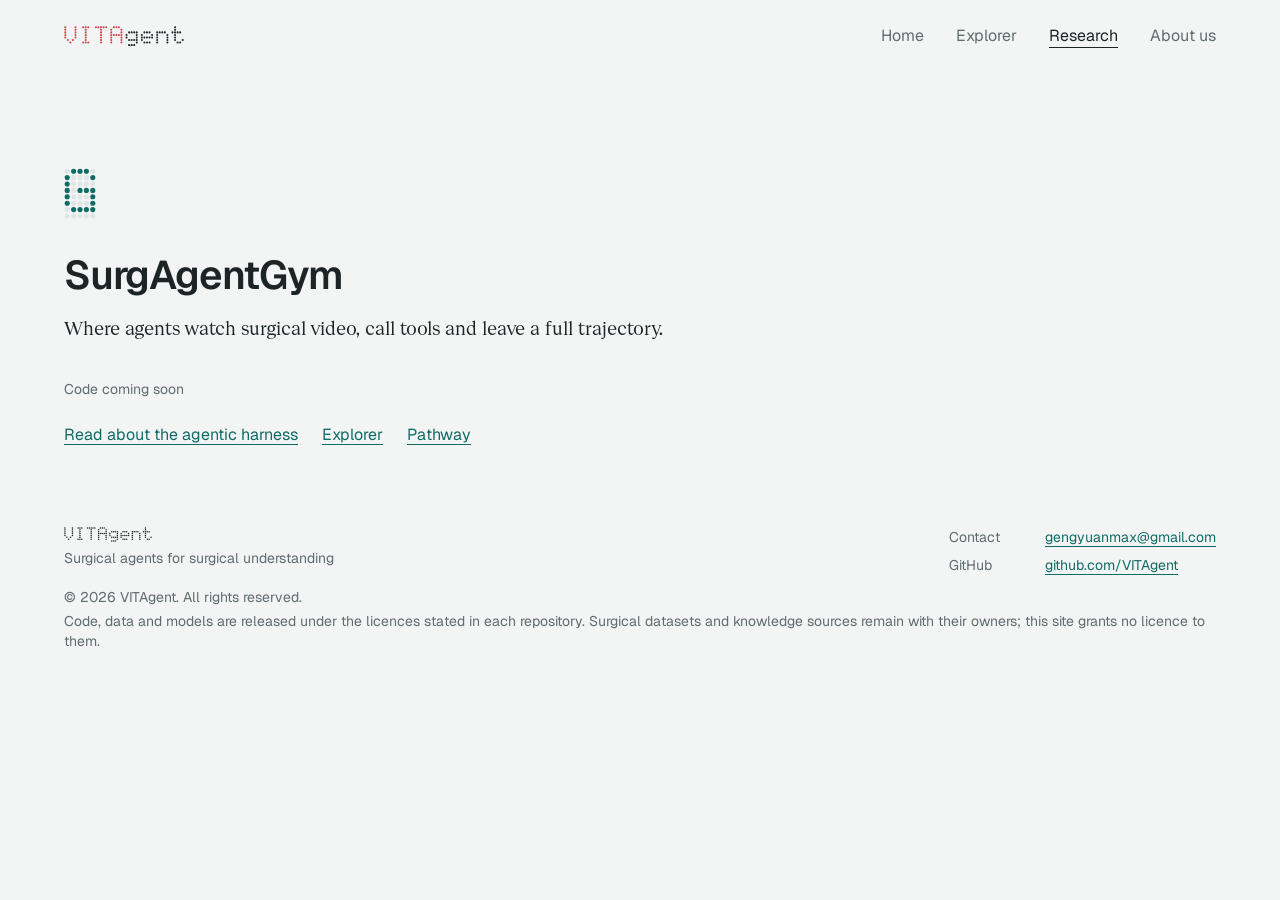
<file: site/gym/index.html>
<!doctype html>
<html lang="en">
<head>
  <meta charset="utf-8">
  <meta name="viewport" content="width=device-width, initial-scale=1">
  <meta name="theme-color" content="#f3f5f5">
  <link rel="icon" href="../assets/mark.svg" type="image/svg+xml">
  <link rel="preconnect" href="https://fonts.googleapis.com"><link rel="preconnect" href="https://fonts.gstatic.com" crossorigin>
  <link rel="stylesheet" href="https://fonts.googleapis.com/css2?family=Geist:wght@400;500;600&family=Geist+Mono:wght@400;500&display=swap">
  <link rel="stylesheet" href="../assets/style.css">
  <script src="../assets/config.js" defer></script>
  <script src="../assets/app.js" defer></script>
  <meta name="description" content="SurgAgentGym: the agentic environment behind SurgKnow-Bench.">
  <title>SurgAgentGym, VITAgent</title>
  <link rel="canonical" href="https://vitagent.github.io/gym/">
</head>
<body>
  <a class="skip" href="#main">Skip to content</a>
  <header class="top" id="top">
    <div class="wrap top-in">
      <a class="brand" href="../" aria-label="VITAgent home"><span class="dm dm-vita" data-dots="VITAgent" data-label="VITAgent"></span></a>
      <nav aria-label="Main">
        <a href="../">Home</a>
        <a href="../explorer/">Explorer</a>
        <a href="../research/" aria-current="page">Research</a>
        <a href="../about/">About us</a>
      </nav>
    </div>
  </header>
  <main id="main">
    <section class="page-hero">
      <div class="wrap">
        <span class="dm dm-mono" data-dots="G" data-grid aria-hidden="true"></span>
        <h1>SurgAgentGym</h1>
        <p class="lede">Where agents watch surgical video, call tools and leave a full trajectory.</p>
        <p class="res" data-res="Code=gym.code"></p>
        <div class="reading-links"><a class="link" href="../blog/how-to-train-a-surgeon/#harness">Read about the agentic harness</a><a class="link" href="../explorer/">Explorer</a><a class="link" href="../#pathway">Pathway</a></div>
      </div>
    </section>
  </main>
  <footer class="foot">
    <div class="wrap foot-grid">
      <div class="foot-id">
        <a class="foot-mark" href="../" aria-label="VITAgent home"><span class="dm" data-dots="VITAgent" data-label="VITAgent"></span></a>
        <p>Surgical agents for surgical understanding</p>
      </div>
      <dl class="foot-links">
        <div data-contact hidden><dt>Contact</dt><dd><a class="link" data-contact-link href="#"><span class="foot-long" data-contact-address>email</span><span class="foot-short">Contact</span></a></dd></div>
        <div><dt>GitHub</dt><dd><a class="link" href="https://github.com/VITAgent"><span class="foot-long">github.com/VITAgent</span><span class="foot-short">GitHub</span></a></dd></div>
      </dl>
      <div class="foot-legal">
        <p class="foot-copyright">© <span data-year>2026</span> VITAgent.<span class="foot-rights"> All rights reserved.</span></p>
        <details class="foot-details" open>
          <summary>Legal</summary>
          <div class="foot-license">
            <p class="foot-short">All rights reserved.</p>
            <p>Code, data and models are released under the licences stated in each repository. Surgical datasets and knowledge sources remain with their owners; this site grants no licence to them.</p>
          </div>
        </details>
      </div>
    </div>
  </footer>
</body>
</html>
</file>
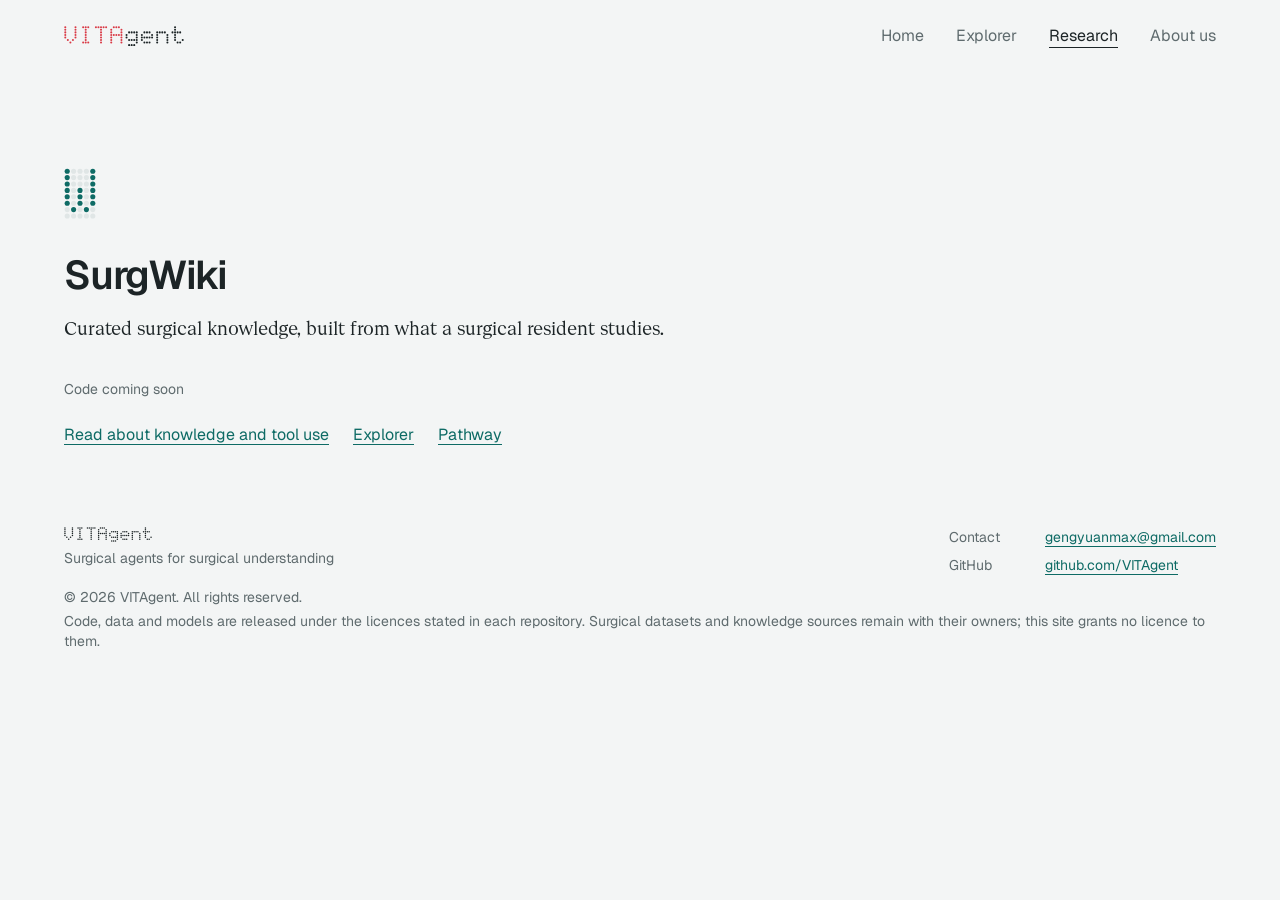
<file: site/wiki/index.html>
<!doctype html>
<html lang="en">
<head>
  <meta charset="utf-8">
  <meta name="viewport" content="width=device-width, initial-scale=1">
  <meta name="theme-color" content="#f3f5f5">
  <link rel="icon" href="../assets/mark.svg" type="image/svg+xml">
  <link rel="preconnect" href="https://fonts.googleapis.com"><link rel="preconnect" href="https://fonts.gstatic.com" crossorigin>
  <link rel="stylesheet" href="https://fonts.googleapis.com/css2?family=Geist:wght@400;500;600&family=Geist+Mono:wght@400;500&display=swap">
  <link rel="stylesheet" href="../assets/style.css">
  <script src="../assets/config.js" defer></script>
  <script src="../assets/app.js" defer></script>
  <meta name="description" content="SurgWiki: a curated surgical knowledge base.">
  <title>SurgWiki, VITAgent</title>
  <link rel="canonical" href="https://vitagent.github.io/wiki/">
</head>
<body>
  <a class="skip" href="#main">Skip to content</a>
  <header class="top" id="top">
    <div class="wrap top-in">
      <a class="brand" href="../" aria-label="VITAgent home"><span class="dm dm-vita" data-dots="VITAgent" data-label="VITAgent"></span></a>
      <nav aria-label="Main">
        <a href="../">Home</a>
        <a href="../explorer/">Explorer</a>
        <a href="../research/" aria-current="page">Research</a>
        <a href="../about/">About us</a>
      </nav>
    </div>
  </header>
  <main id="main">
    <section class="page-hero">
      <div class="wrap">
        <span class="dm dm-mono" data-dots="W" data-grid aria-hidden="true"></span>
        <h1>SurgWiki</h1>
        <p class="lede">Curated surgical knowledge, built from what a surgical resident studies.</p>
        <p class="res" data-res="Code=wiki.code"></p>
        <div class="reading-links"><a class="link" href="../blog/how-to-train-a-surgeon/#harness">Read about knowledge and tool use</a><a class="link" href="../explorer/">Explorer</a><a class="link" href="../#pathway">Pathway</a></div>
      </div>
    </section>
  </main>
  <footer class="foot">
    <div class="wrap foot-grid">
      <div class="foot-id">
        <a class="foot-mark" href="../" aria-label="VITAgent home"><span class="dm" data-dots="VITAgent" data-label="VITAgent"></span></a>
        <p>Surgical agents for surgical understanding</p>
      </div>
      <dl class="foot-links">
        <div data-contact hidden><dt>Contact</dt><dd><a class="link" data-contact-link href="#"><span class="foot-long" data-contact-address>email</span><span class="foot-short">Contact</span></a></dd></div>
        <div><dt>GitHub</dt><dd><a class="link" href="https://github.com/VITAgent"><span class="foot-long">github.com/VITAgent</span><span class="foot-short">GitHub</span></a></dd></div>
      </dl>
      <div class="foot-legal">
        <p class="foot-copyright">© <span data-year>2026</span> VITAgent.<span class="foot-rights"> All rights reserved.</span></p>
        <details class="foot-details" open>
          <summary>Legal</summary>
          <div class="foot-license">
            <p class="foot-short">All rights reserved.</p>
            <p>Code, data and models are released under the licences stated in each repository. Surgical datasets and knowledge sources remain with their owners; this site grants no licence to them.</p>
          </div>
        </details>
      </div>
    </div>
  </footer>
</body>
</html>
</file>
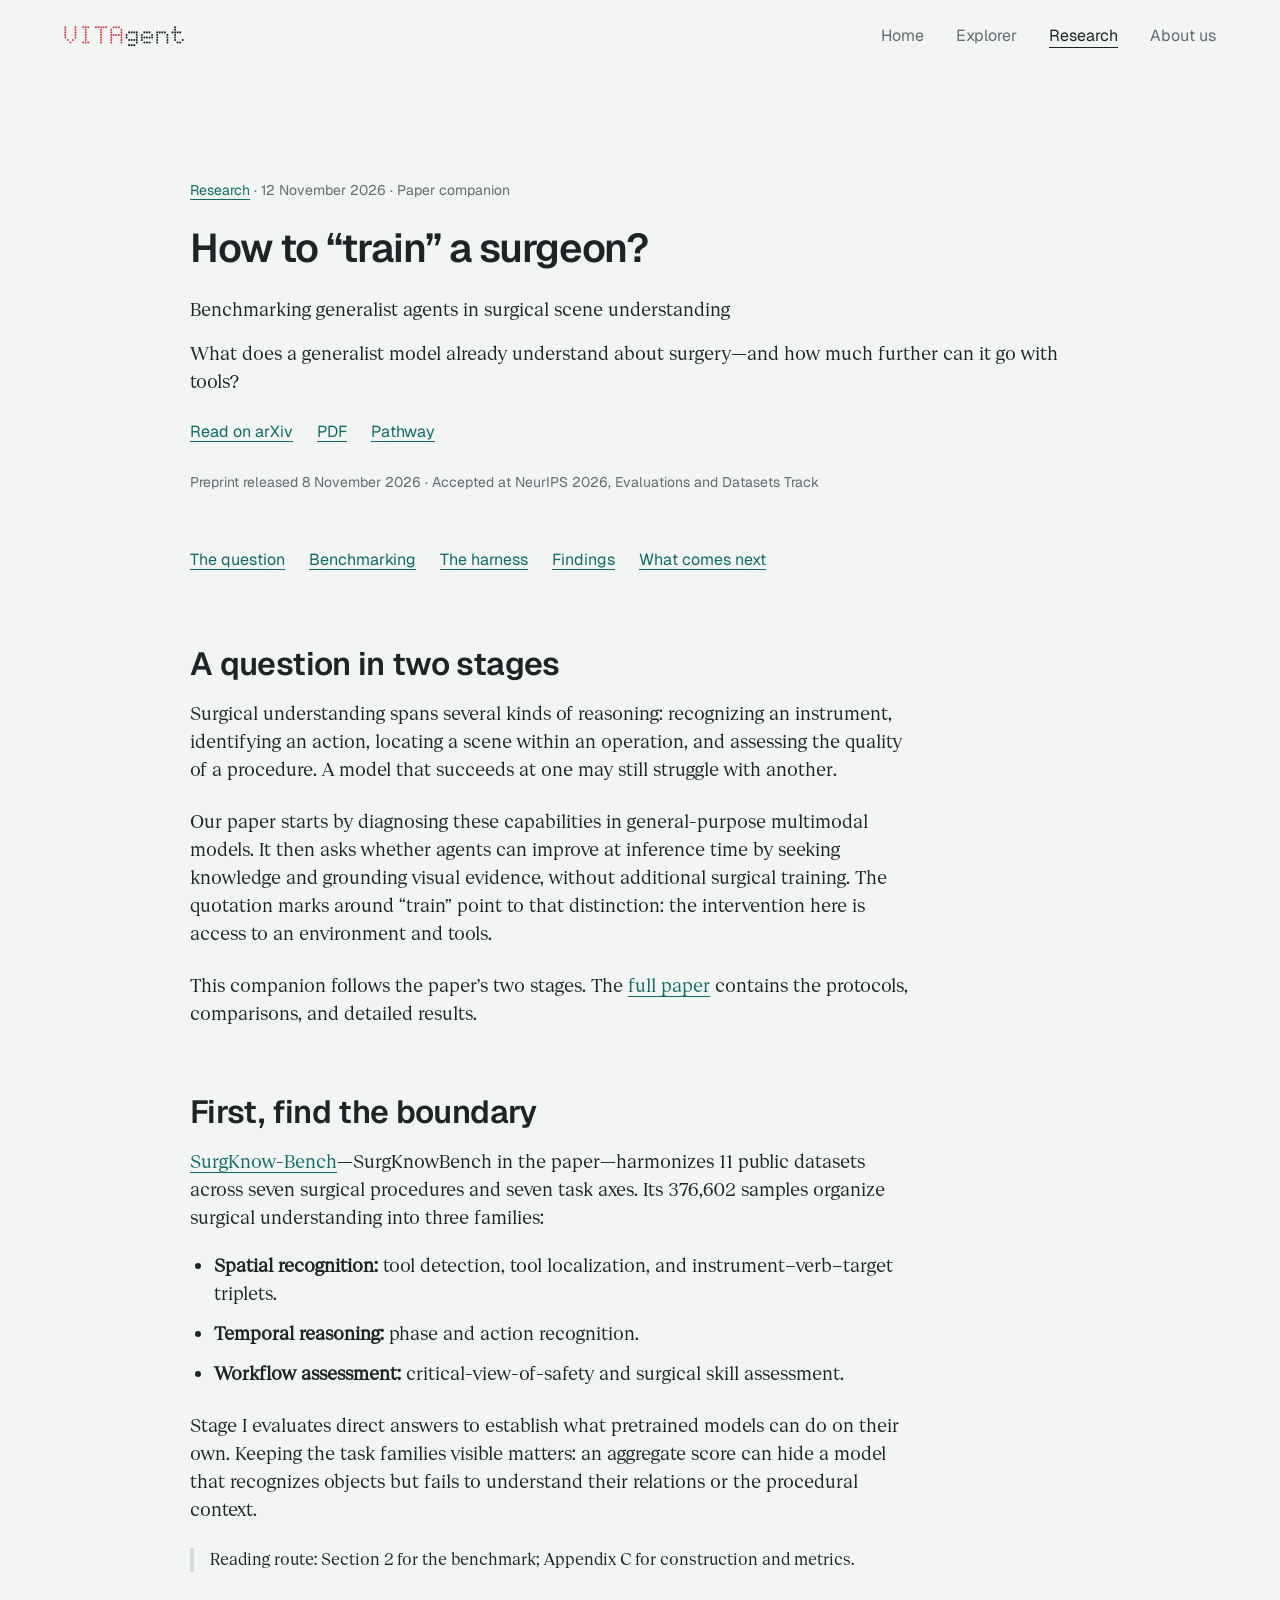
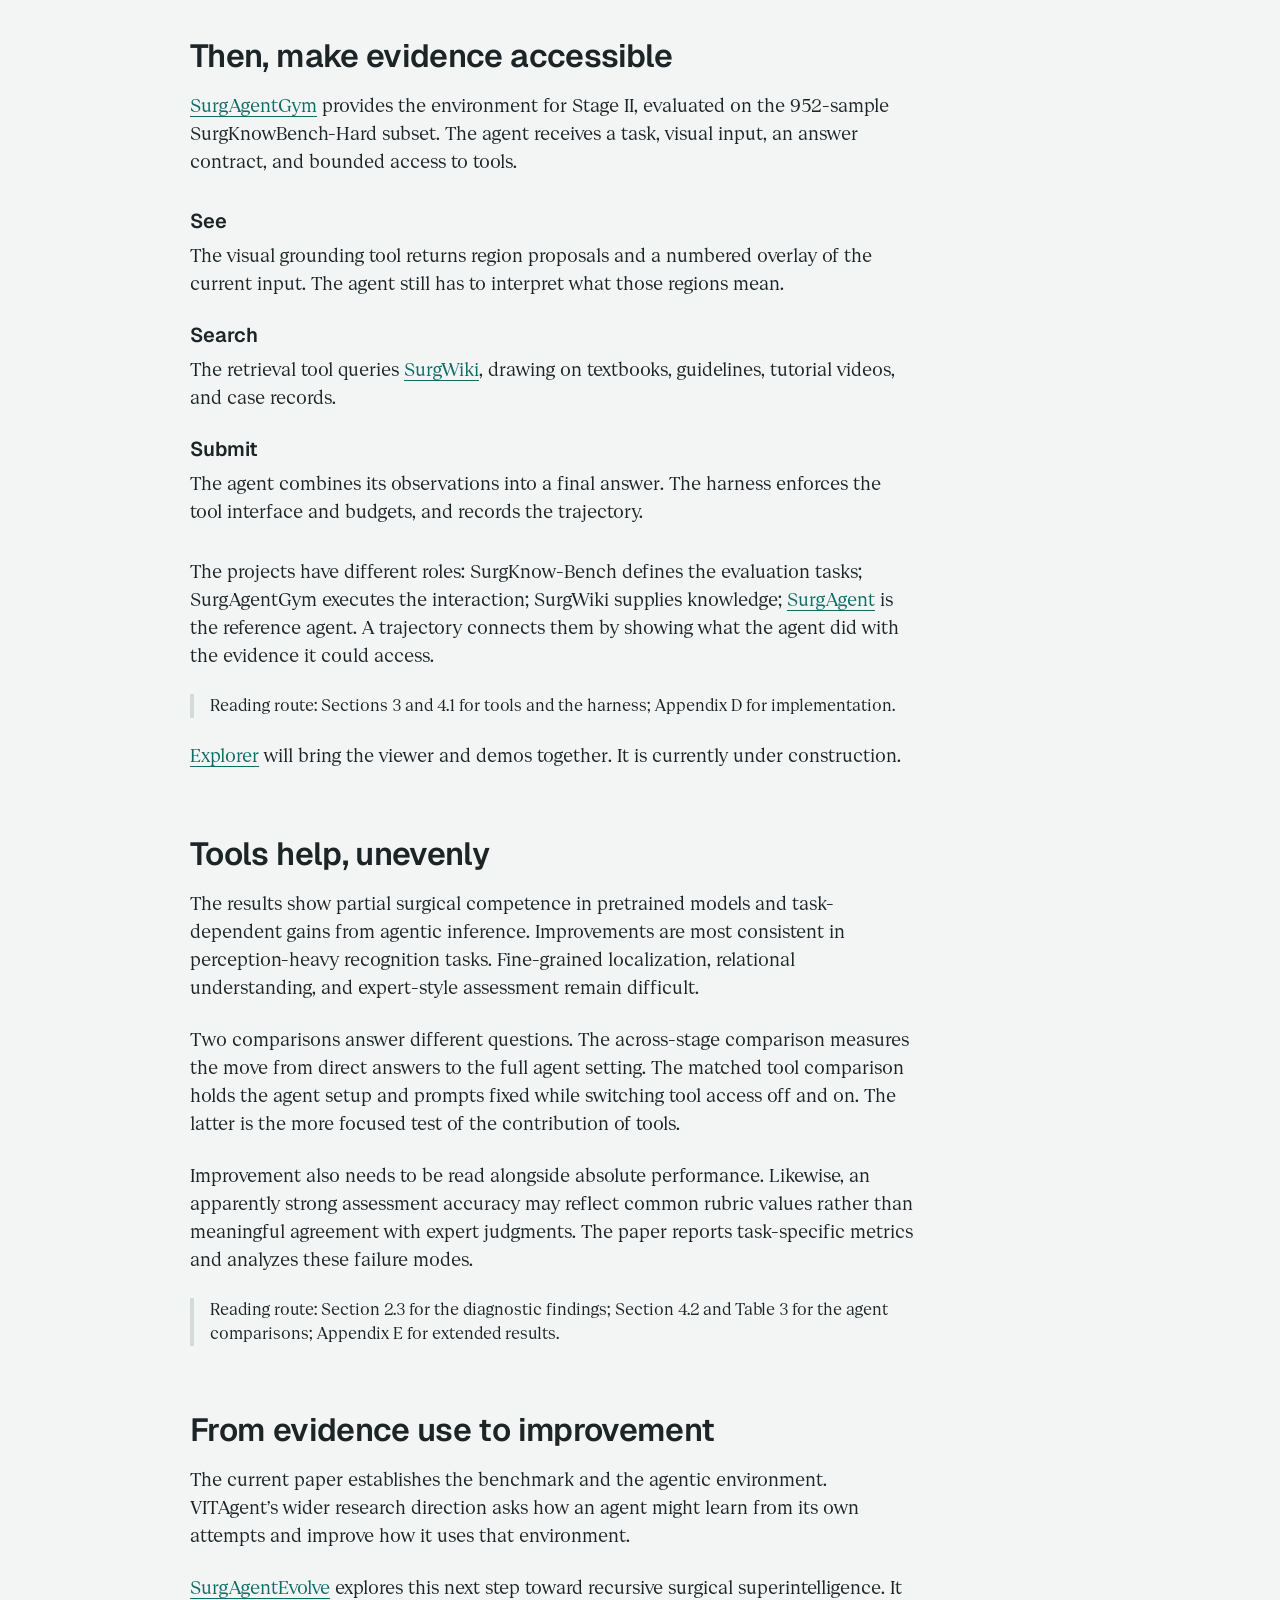
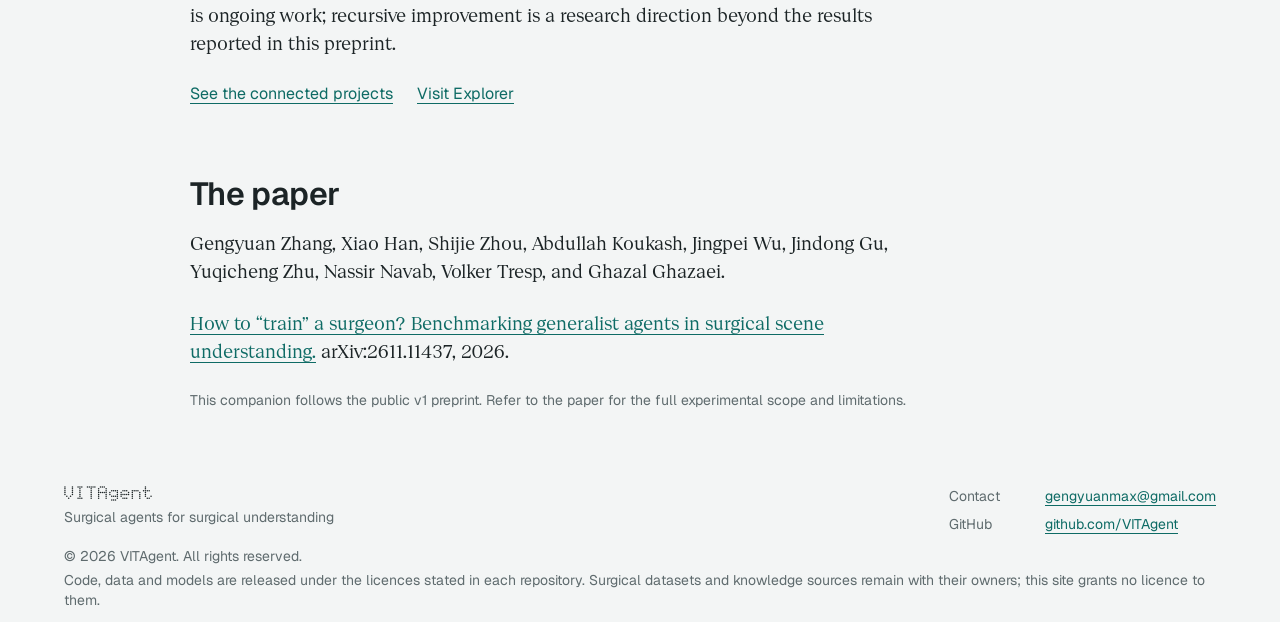
<file: site/blog/how-to-train-a-surgeon/index.html>
<!doctype html>
<html lang="en">
<head>
  <meta charset="utf-8">
  <meta name="viewport" content="width=device-width, initial-scale=1">
  <meta name="theme-color" content="#f3f5f5">
  <link rel="icon" href="../../assets/mark.svg" type="image/svg+xml">
  <link rel="preconnect" href="https://fonts.googleapis.com"><link rel="preconnect" href="https://fonts.gstatic.com" crossorigin>
  <link rel="stylesheet" href="https://fonts.googleapis.com/css2?family=Geist:wght@400;500;600&family=Geist+Mono:wght@400;500&display=swap">
  <link rel="stylesheet" href="../../assets/style.css">
  <script src="../../assets/config.js" defer></script>
  <script src="../../assets/app.js" defer></script>
  <meta name="description" content="A companion to the VITAgent preprint: diagnosing surgical understanding with SurgKnow-Bench, studying tools in SurgAgentGym, and interpreting the results.">
  <title>How to “train” a surgeon? — VITAgent</title>
  <link rel="canonical" href="https://vitagent.github.io/blog/how-to-train-a-surgeon/">
</head>
<body>
  <a class="skip" href="#main">Skip to content</a>
  <header class="top" id="top">
    <div class="wrap top-in">
      <a class="brand" href="../../" aria-label="VITAgent home"><span class="dm dm-vita" data-dots="VITAgent" data-label="VITAgent"></span></a>
      <nav aria-label="Main">
        <a href="../../">Home</a>
        <a href="../../explorer/">Explorer</a>
        <a href="../../research/" aria-current="page">Research</a>
        <a href="../../about/">About us</a>
      </nav>
    </div>
  </header>
  <main id="main">
    <article class="paper-companion wrap">
      <header class="page-hero">
        <p class="meta"><a class="link" href="../../research/">Research</a> · <time datetime="2026-11-12">12 November 2026</time> · Paper companion</p>
        <h1>How to “train” a surgeon?</h1>
        <p class="article-deck">Benchmarking generalist agents in surgical scene understanding</p>
        <p class="lede">What does a generalist model already understand about surgery—and how much further can it go with tools?</p>
        <div class="reading-links"><a class="link" href="https://arxiv.org/abs/2611.11437">Read on arXiv</a><a class="link" href="https://arxiv.org/pdf/2611.11437">PDF</a><a class="link" href="../../#pathway">Pathway</a></div>
        <p class="meta">Preprint released 8 November 2026 · Accepted at NeurIPS 2026, Evaluations and Datasets Track</p>
      </header>
      <nav class="reading-nav" aria-label="In this article"><a class="link" href="#question">The question</a><a class="link" href="#benchmarking">Benchmarking</a><a class="link" href="#harness">The harness</a><a class="link" href="#findings">Findings</a><a class="link" href="#next">What comes next</a></nav>
      <div class="prose">
        <section id="question">
          <h2>A question in two stages</h2>
          <p>Surgical understanding spans several kinds of reasoning: recognizing an instrument, identifying an action, locating a scene within an operation, and assessing the quality of a procedure. A model that succeeds at one may still struggle with another.</p>
          <p>Our paper starts by diagnosing these capabilities in general-purpose multimodal models. It then asks whether agents can improve at inference time by seeking knowledge and grounding visual evidence, without additional surgical training. The quotation marks around “train” point to that distinction: the intervention here is access to an environment and tools.</p>
          <p>This companion follows the paper’s two stages. The <a class="link" href="https://arxiv.org/html/2611.11437v1">full paper</a> contains the protocols, comparisons, and detailed results.</p>
        </section>
        <section id="benchmarking">
          <h2>First, find the boundary</h2>
          <p><a class="link" href="../../bench/">SurgKnow-Bench</a>—SurgKnowBench in the paper—harmonizes 11 public datasets across seven surgical procedures and seven task axes. Its 376,602 samples organize surgical understanding into three families:</p>
          <ul>
            <li><strong>Spatial recognition:</strong> tool detection, tool localization, and instrument–verb–target triplets.</li>
            <li><strong>Temporal reasoning:</strong> phase and action recognition.</li>
            <li><strong>Workflow assessment:</strong> critical-view-of-safety and surgical skill assessment.</li>
          </ul>
          <p>Stage I evaluates direct answers to establish what pretrained models can do on their own. Keeping the task families visible matters: an aggregate score can hide a model that recognizes objects but fails to understand their relations or the procedural context.</p>
          <p class="reading-note">Reading route: Section 2 for the benchmark; Appendix C for construction and metrics.</p>
        </section>
        <section id="harness">
          <h2>Then, make evidence accessible</h2>
          <p><a class="link" href="../../gym/">SurgAgentGym</a> provides the environment for Stage II, evaluated on the 952-sample SurgKnowBench-Hard subset. The agent receives a task, visual input, an answer contract, and bounded access to tools.</p>
          <dl class="concept-definitions">
            <div><dt>See</dt><dd>The visual grounding tool returns region proposals and a numbered overlay of the current input. The agent still has to interpret what those regions mean.</dd></div>
            <div><dt>Search</dt><dd>The retrieval tool queries <a class="link" href="../../wiki/">SurgWiki</a>, drawing on textbooks, guidelines, tutorial videos, and case records.</dd></div>
            <div><dt>Submit</dt><dd>The agent combines its observations into a final answer. The harness enforces the tool interface and budgets, and records the trajectory.</dd></div>
          </dl>
          <p>The projects have different roles: SurgKnow-Bench defines the evaluation tasks; SurgAgentGym executes the interaction; SurgWiki supplies knowledge; <a class="link" href="../../agent/">SurgAgent</a> is the reference agent. A trajectory connects them by showing what the agent did with the evidence it could access.</p>
          <p class="reading-note">Reading route: Sections 3 and 4.1 for tools and the harness; Appendix D for implementation.</p>
          <p><a class="link" href="../../explorer/">Explorer</a> will bring the viewer and demos together. It is currently under construction.</p>
        </section>
        <section id="findings">
          <h2>Tools help, unevenly</h2>
          <p>The results show partial surgical competence in pretrained models and task-dependent gains from agentic inference. Improvements are most consistent in perception-heavy recognition tasks. Fine-grained localization, relational understanding, and expert-style assessment remain difficult.</p>
          <p>Two comparisons answer different questions. The across-stage comparison measures the move from direct answers to the full agent setting. The matched tool comparison holds the agent setup and prompts fixed while switching tool access off and on. The latter is the more focused test of the contribution of tools.</p>
          <p>Improvement also needs to be read alongside absolute performance. Likewise, an apparently strong assessment accuracy may reflect common rubric values rather than meaningful agreement with expert judgments. The paper reports task-specific metrics and analyzes these failure modes.</p>
          <p class="reading-note">Reading route: Section 2.3 for the diagnostic findings; Section 4.2 and Table 3 for the agent comparisons; Appendix E for extended results.</p>
        </section>
        <section id="next">
          <h2>From evidence use to improvement</h2>
          <p>The current paper establishes the benchmark and the agentic environment. VITAgent’s wider research direction asks how an agent might learn from its own attempts and improve how it uses that environment.</p>
          <p><a class="link" href="../../evolve/">SurgAgentEvolve</a> explores this next step toward recursive surgical superintelligence. It is ongoing work; recursive improvement is a research direction beyond the results reported in this preprint.</p>
          <div class="reading-links"><a class="link" href="../../#artifacts">See the connected projects</a><a class="link" href="../../explorer/">Visit Explorer</a></div>
        </section>
        <section id="paper">
          <h2>The paper</h2>
          <p>Gengyuan Zhang, Xiao Han, Shijie Zhou, Abdullah Koukash, Jingpei Wu, Jindong Gu, Yuqicheng Zhu, Nassir Navab, Volker Tresp, and Ghazal Ghazaei.</p>
          <p><a class="link" href="https://arxiv.org/abs/2611.11437">How to “train” a surgeon? Benchmarking generalist agents in surgical scene understanding.</a> arXiv:2611.11437, 2026.</p>
          <p class="meta">This companion follows the public v1 preprint. Refer to the paper for the full experimental scope and limitations.</p>
        </section>
      </div>
    </article>
  </main>
  <footer class="foot">
    <div class="wrap foot-grid">
      <div class="foot-id">
        <a class="foot-mark" href="../../" aria-label="VITAgent home"><span class="dm" data-dots="VITAgent" data-label="VITAgent"></span></a>
        <p>Surgical agents for surgical understanding</p>
      </div>
      <dl class="foot-links">
        <div data-contact hidden><dt>Contact</dt><dd><a class="link" data-contact-link href="#"><span class="foot-long" data-contact-address>email</span><span class="foot-short">Contact</span></a></dd></div>
        <div><dt>GitHub</dt><dd><a class="link" href="https://github.com/VITAgent"><span class="foot-long">github.com/VITAgent</span><span class="foot-short">GitHub</span></a></dd></div>
      </dl>
      <div class="foot-legal">
        <p class="foot-copyright">© <span data-year>2026</span> VITAgent.<span class="foot-rights"> All rights reserved.</span></p>
        <details class="foot-details" open>
          <summary>Legal</summary>
          <div class="foot-license">
            <p class="foot-short">All rights reserved.</p>
            <p>Code, data and models are released under the licences stated in each repository. Surgical datasets and knowledge sources remain with their owners; this site grants no licence to them.</p>
          </div>
        </details>
      </div>
    </div>
  </footer>
</body>
</html>
</file>
<file: site/assets/style.css>
/* VITAgent: Geist Sans headings and UI, Geist Serif reading text.
   The dot-matrix identity and agreed slogan sizing remain brand exceptions.
   See DESIGN.md for the approved type scale and five-screen home sequence. */
@font-face {
  font-family: "Geist Serif";
  src: url("fonts/GeistSerif-Regular.woff2") format("woff2");
  font-style: normal;
  font-weight: 400;
  font-display: swap;
}
:root {
  --surface: #f3f5f5;
  --raised: #ffffff;
  --ink: #1c2426;
  --muted: #5f6b6e;
  --brand: #0e6b65;
  --brand-soft: #e2eeec;
  --signal: #d93a46;
  --control: #d3dbdb;   /* control boundaries only */
  --dot-off: #e0e6e6;
  --faint: #b9c4c4;     /* inside visuals only */
  --sans: "Geist", system-ui, sans-serif;
  --serif: "Geist Serif", Georgia, serif;
  --mono: "Geist Mono", ui-monospace, monospace;
  --footer-height: 148px;
  --wrap: 1152px;
  --g: clamp(20px, 4vw, 48px);
  --sec: clamp(96px, 12vw, 128px);
  --quick: 100ms cubic-bezier(0.2, 0, 0.38, 0.9);
  --move: 240ms cubic-bezier(0.2, 0, 0.38, 0.9);
}
@media (prefers-color-scheme: dark) {
  :root { --surface: #101516; --raised: #172022; --ink: #e6ecec; --muted: #93a1a4; --brand: #3fb1a6; --brand-soft: #15302d; --signal: #ff5c66; --control: #2c3739; --dot-off: #20292b; --faint: #46575a; }
}

* { box-sizing: border-box; }
html { scroll-behavior: smooth; scroll-padding-top: 80px; }
body { margin: 0; background: var(--surface); color: var(--ink); font: 400 18px/28px var(--serif); -webkit-font-smoothing: antialiased; }
h1, h2, h3, p, figure, ul { margin: 0; }
h1, h2, h3 { font-family: var(--sans); font-weight: 600; }
strong { font-weight: 600; }
a { color: inherit; text-decoration: none; }
:focus-visible { outline: 2px solid var(--brand); outline-offset: 3px; border-radius: 2px; }
.wrap { width: min(var(--wrap), 100% - 2 * var(--g)); margin-inline: auto; }
.skip { position: absolute; left: -999px; }
.skip:focus { left: 12px; top: 12px; z-index: 9; background: var(--raised); padding: 8px 12px; }
.sr { position: absolute; width: 1px; height: 1px; overflow: hidden; clip: rect(0 0 0 0); white-space: nowrap; }

/* Type roles */
.title { font-size: 40px; line-height: 48px; font-weight: 600; letter-spacing: -0.04em; margin-bottom: 32px; }
.dm-title { color: var(--ink); }
.dm.dm-title svg { height: 48px; width: auto; }
h3 { font-size: 20px; line-height: 26px; font-weight: 600; letter-spacing: -0.02em; }
.meta { font: 400 14px/20px var(--sans); color: var(--muted); }
@media (max-width: 640px) { .title { font-size: 32px; line-height: 40px; } .dm.dm-title svg { height: 36px; } }

/* Text link */
.link { color: var(--brand); text-decoration-line: underline; text-underline-offset: 4px; text-decoration-thickness: 1px; transition: color var(--quick); }
.link:hover { text-decoration-line: underline; }

/* Dot-matrix */
.dm { display: block; }
.dm svg { display: block; width: 100%; height: auto; }
.dm .dot-on { fill: currentColor; }
.dm .dot-off { fill: var(--dot-off); }
/* Wordmark: VITA (life) in the signal colour; in the hero the shared A blinks like a live reading */
.dm-vita .gl[data-i="0"], .dm-vita .gl[data-i="1"], .dm-vita .gl[data-i="2"], .dm-vita .gl[data-i="3"] { fill: var(--signal); }
/* The A belongs to both words: it alternates between VITA's red and Agent's ink */
.dm-hero.dm-vita .gl[data-i="3"] { animation: shared-a 1.6s linear infinite; }
@keyframes shared-a { 0%, 49.9% { fill: var(--signal); } 50%, 100% { fill: var(--ink); } }
@keyframes pulse-a { 0%, 49% { opacity: 1; } 50%, 100% { opacity: .2; } }
@media (prefers-reduced-motion: reduce) { .dm-hero.dm-vita .gl[data-i="3"] { animation: none; } }
.boot .dot-on circle { opacity: 0; transition: opacity .05s steps(1); }
.boot.booted .dot-on circle { opacity: 1; }

/* Nav: no rule; a raised surface appears once the page scrolls */
.top { position: sticky; top: 0; z-index: 5; transition: background-color var(--move); }
.top.scrolled { background: color-mix(in srgb, var(--raised) 88%, transparent); backdrop-filter: blur(10px); }
.top-in { display: flex; align-items: center; gap: 32px; height: 72px; }
.brand { color: var(--ink); width: 120px; flex: none; }
nav { display: flex; gap: 32px; margin-left: auto; font: 400 16px/20px var(--sans); }
nav a { color: var(--muted); padding: 8px 0; transition: color var(--quick); }
nav a:hover, nav a[aria-current="true"] { color: var(--ink); }
@media (max-width: 640px) {
  .top-in { gap: 20px; height: 64px; }
  .brand { width: 92px; }
  nav { gap: 20px; overflow-x: auto; scrollbar-width: none; }
  nav::-webkit-scrollbar { display: none; }
  nav a { white-space: nowrap; }
}

/* Concept */
.hero { padding: clamp(48px, 8vw, 96px) 0 0; }
.hero-grid { display: grid; grid-template-columns: 1fr; gap: 64px; align-items: center; }
@media (min-width: 900px) { .hero-grid { grid-template-columns: 1.3fr 1fr; } }
.dm-hero { color: var(--ink); max-width: 640px; }
.claim { font-size: 40px; line-height: 48px; font-weight: 500; letter-spacing: -0.02em; margin-top: 48px; }
.lede { color: var(--muted); margin-top: 12px; }
@media (max-width: 640px) { .claim { font-size: 32px; line-height: 40px; } }

/* Expressive visual: dot-matrix display */
.scope { justify-self: center; width: min(100% - 32px, 400px); }
.scope-disc { position: relative; aspect-ratio: 1; }
.scope-disc canvas { width: 100%; height: 100%; display: block; }
.scope-disc::after { content: ""; position: absolute; inset: -14px; border-radius: 50%; border: 1px solid var(--dot-off); pointer-events: none; }
.scope-cap { display: flex; align-items: center; justify-content: space-between; gap: 16px; margin-top: 32px; }
.cap-text { font: 400 14px/20px var(--sans); color: var(--muted); }
.cap-text b { color: var(--ink); font-weight: 500; font-size: 16px; margin-right: 4px; }
.steps { display: flex; gap: 4px; }
.steps button { all: unset; cursor: pointer; width: 24px; height: 24px; display: grid; place-items: center; }
.steps button::before { content: ""; width: 8px; height: 8px; border-radius: 50%; background: var(--dot-off); transition: background-color var(--quick); }
.steps button:hover::before { background: var(--faint); }
.steps button[aria-current="true"]::before { background: var(--brand); }
.steps button:focus-visible { outline: 2px solid var(--brand); outline-offset: 0; border-radius: 50%; }

/* Expressive visual: vital trace with the vīta readout */
.vitals { margin-top: 96px; display: grid; grid-template-columns: 240px 1fr; align-items: center; gap: 40px; }
.vitals canvas { width: 100%; height: 104px; display: block; }
.dict { display: grid; gap: 16px; }
.dict dt { font-family: var(--sans); font-size: 24px; line-height: 30px; font-weight: 500; letter-spacing: -0.015em; }
.dict dd { margin: 4px 0 0; font-size: 16px; line-height: 24px; }
.dict dd i { color: var(--muted); margin-right: 8px; }
@media (max-width: 640px) { .vitals { grid-template-columns: 1fr; gap: 16px; } .dict { grid-template-columns: 1fr 1fr; } }

/* Pathway */
.gauge { margin-bottom: 48px; }
.gauge svg { width: 100%; height: auto; display: block; }
.gauge .off { fill: var(--dot-off); }
.gauge .lit { fill: var(--brand); }
.gauge .head { fill: var(--signal); animation: pulse-a 1.2s linear infinite; }
.gauge .st.off { fill: var(--faint); }
.gauge-ends { display: flex; justify-content: space-between; margin-top: 8px; font-size: 15px; color: var(--muted); }
.path { list-style: none; padding: 0; display: grid; grid-template-columns: 1fr; gap: 48px; }
@media (min-width: 900px) { .path { grid-template-columns: repeat(3, 1fr); gap: 40px; } }
.path li { display: flex; flex-direction: column; }
.dm.dm-num { width: auto; margin-bottom: 20px; color: var(--brand); }
.dm.dm-num svg { height: 40px; width: auto; }
.path li.now .dm-num { color: var(--signal); }
.path h3 { font-size: 20px; line-height: 26px; }
.path .desc { margin-top: 12px; color: var(--ink); }
.path .by { margin-top: auto; padding-top: 20px; display: flex; flex-wrap: wrap; gap: 4px 16px; font-size: 15px; }
@media (max-width: 640px) { .gauge-ends { font-size: 13px; } }
@media (prefers-reduced-motion: reduce) { .gauge .head { animation: none; } }

/* Sections: separated by space only */
.sec { padding-top: var(--sec); }

/* News */
.news { list-style: none; padding: 0; display: grid; gap: 20px; }
.news li { display: grid; grid-template-columns: 112px 1fr; gap: 24px; }
.news .link { white-space: nowrap; }
.news time { font: 400 14px/20px var(--sans); padding-top: 4px; color: var(--muted); }
.news li.new time { color: var(--ink); }
.news li.new time::after { content: ""; display: inline-block; width: 7px; height: 7px; border-radius: 50%; background: var(--signal); margin-left: 8px; vertical-align: 2px; animation: blink 1.2s steps(2) infinite; }
@keyframes blink { 50% { opacity: .15; } }
@media (max-width: 640px) { .news li { grid-template-columns: 1fr; gap: 0; } }

/* Expressive visual: system map. Regions are tinted; dots only on the relations. */
.system { margin-top: 80px; }
.system svg { width: 100%; height: auto; display: block; overflow: visible; }
.system .reg .base { fill: var(--brand-soft); }
.system .reg.minor .base { fill: color-mix(in srgb, var(--dot-off) 60%, var(--surface)); }
.system .reg .tex { fill: url(#pd); }
.system .pd { fill: var(--brand); opacity: .4; }
.system .pdm { fill: var(--faint); opacity: .7; }
.system .pdh { fill: var(--brand); }
.system .reg.minor .tex { fill: url(#pdm); }
.system .reg.hl .tex { fill: url(#pdh); }
.system .reg.room .base { fill: none; }
.system .reg.room .tex { fill: none; stroke: var(--brand); stroke-width: 3; stroke-linecap: round; stroke-dasharray: 0 6; }
.system .reg.room.hl .tex { stroke-dasharray: 0 4; }
.system .rn { paint-order: stroke; stroke: var(--brand-soft); stroke-width: 6px; stroke-linejoin: round; }
.system .reg.room .rn { stroke: var(--surface); }
.system .reg.minor .rn { stroke: color-mix(in srgb, var(--dot-off) 60%, var(--surface)); }
.system .rn { font: 500 16px var(--sans); fill: var(--ink); }
.system .reg.minor .rn { fill: var(--muted); }
.system .rm, .system .el { font: 400 13px var(--sans); fill: var(--muted); }
.system .edge { fill: none; stroke: var(--faint); stroke-width: 3; stroke-linecap: round; stroke-dasharray: 0 10; }
.system .pk { fill: var(--brand); }
.system .pk.live { fill: var(--signal); }
@media (max-width: 640px) { .system { display: none; } }

/* Product cards: the only raised surfaces on the page (DESIGN.md 3.4) */
.cards { display: grid; grid-template-columns: 1fr; gap: 16px; }
@media (min-width: 640px) { .cards { grid-template-columns: 1fr 1fr; } }
@media (min-width: 1000px) { .cards { grid-template-columns: repeat(3, 1fr); } .card.feat { grid-column: span 2; } }
.card { position: relative; background: var(--raised); border-radius: 8px; padding: 28px; display: flex; flex-direction: column; gap: 28px; transition: transform var(--move); }
.card .emblem { width: 112px; height: 112px; display: block; }
.card-body { display: flex; flex-direction: column; flex: 1; }
.card h3 a::after { content: ""; position: absolute; inset: 0; border-radius: 8px; }
.card h3 a:focus-visible { outline: none; }
.card:has(h3 a:focus-visible) { outline: 2px solid var(--brand); outline-offset: 3px; }
.card:hover h3 { color: var(--brand); }
.card h3 { transition: color var(--quick); }
.card .meta { margin-top: 2px; }
.card .desc { margin-top: 12px; }
.card .res { margin-top: auto; padding-top: 20px; display: flex; flex-wrap: wrap; gap: 4px 20px; font: 400 14px/20px var(--sans); }
.card .res a { position: relative; z-index: 1; }
@media (min-width: 1000px) {
  .card.feat { flex-direction: row; align-items: stretch; gap: 40px; }
  .card.feat .emblem { width: 200px; height: 200px; flex: none; }
  .card.feat h3 { font-size: 24px; line-height: 32px; }
}

/* Team */
.filter { list-style: none; padding: 0; display: flex; flex-wrap: wrap; gap: 8px; margin-bottom: 48px; }
.filter button { all: unset; box-sizing: border-box; cursor: pointer; display: inline-flex; align-items: center; gap: 8px; min-height: 36px; font: 400 14px/20px var(--sans); color: var(--muted); border: 1px solid var(--control); border-radius: 999px; padding: 4px 14px; transition: color var(--quick), border-color var(--quick); }
.filter button:hover { color: var(--ink); border-color: var(--faint); }
.filter button[aria-pressed="true"] { color: var(--ink); border-color: var(--ink); }
.filter button:active { transform: scale(0.98); }
.filter button:focus-visible { outline: 2px solid var(--brand); outline-offset: 2px; }
.team { list-style: none; padding: 0; display: grid; grid-template-columns: repeat(auto-fill, minmax(132px, 1fr)); gap: 48px 32px; }
.team > li { display: flex; flex-direction: column; align-items: flex-start; transition: opacity var(--move); }
.team > li.dim { opacity: .22; }
.mono-tile { width: 48px; margin-bottom: 14px; }
.mono-tile .dm, .mono-tile svg { width: 48px; height: auto; }
.mono-tile .dot-on { fill: var(--brand); }
.mono-tile .dot-off { fill: var(--dot-off); }
.mono-tile img { width: 100%; height: 100%; object-fit: cover; border-radius: 6px; filter: grayscale(1) contrast(1.05); }
.team b { font: 500 16px/24px var(--sans); }
.team .meta { margin-top: 2px; }
.mark { width: 14px; height: 14px; flex: none; }
.mark .m-on { fill: currentColor; }
.mark .m-off { fill: var(--dot-off); }
.affs { list-style: none; padding: 0; display: flex; gap: 10px; margin-top: 10px; }
.affs li { display: inline-flex; color: var(--muted); }
.affs li.primary { color: var(--brand); }
.affs .mark { width: 18px; height: 18px; }

/* Footer */
.foot { margin-top: 64px; padding: 12px 0; background: var(--surface); }
.home-story .foot { position: fixed; inset: auto 0 0; z-index: 5; margin-top: 0; background: color-mix(in srgb, var(--surface) 96%, transparent); backdrop-filter: blur(10px); }
.foot-grid { display: grid; grid-template-columns: 1fr auto; gap: 12px 32px; }
.foot-legal { grid-column: 1 / -1; }
@media (min-width: 760px) { .foot-grid { grid-template-columns: 1fr auto; } .foot-legal { grid-column: 1 / -1; } }
.foot-mark { display: block; width: 88px; color: var(--ink); }
.foot-id p { margin-top: 6px; color: var(--muted); font: 400 14px/20px var(--sans); }
.foot-links { margin: 0; display: grid; gap: 8px; font: 400 14px/20px var(--sans); }
.foot-links div { display: grid; grid-template-columns: 80px auto; gap: 16px; }
.foot-links dt { color: var(--muted); }
.foot-links dd { margin: 0; }
.foot-legal { display: grid; gap: 4px; font: 400 14px/20px var(--sans); color: var(--muted); max-width: none; }

.foot-short, .foot-details summary { display: none; }
.foot-license { display: grid; gap: 4px; }

/* Project pages */
.page-hero { padding: clamp(48px, 8vw, 96px) 0 0; }
.page-hero .dm-mono { width: 32px; color: var(--brand); margin-bottom: 32px; }
.page-hero h1 { font-size: 40px; line-height: 48px; font-weight: 600; letter-spacing: -0.03em; }
.page-hero .meta { margin-top: 12px; }
.page-hero .lede { margin-top: 16px; color: var(--ink); }
.page-hero .res { margin-top: 24px; display: flex; flex-wrap: wrap; gap: 4px 24px; }
.slot { background-image: radial-gradient(var(--dot-off) 1.6px, transparent 1.8px); background-size: 12px 12px; min-height: 320px; display: grid; place-items: center; color: var(--muted); font-size: 15px; }
.slot.tall { min-height: 480px; }

@media (prefers-reduced-motion: reduce) { html { scroll-behavior: auto; } }

/* Shared reading elements; keep article text outside the dot-matrix register. */
nav a[aria-current="page"] { color: var(--ink); text-decoration: underline; text-underline-offset: 6px; }
.research-headline { font-size: 24px; line-height: 32px; font-weight: 500; letter-spacing: -0.01em; }
.hero-grid > * { min-width: 0; }
.reading-links { display: flex; flex-wrap: wrap; gap: 12px 24px; margin-top: 24px; }
.reading-links a { min-height: 28px; }
.entry-list { display: grid; grid-template-columns: repeat(2, minmax(0, 1fr)); gap: 64px; }
.entry-list article > p { margin-top: 12px; }
.entry-list .reading-links { font-size: 15px; }
.construction { min-height: 42vh; }
.construction h2, .post-preview h2 { font-size: 32px; line-height: 40px; font-weight: 600; letter-spacing: -0.02em; }
.construction p { margin-top: 16px; }
.post-preview h2 { margin: 16px 0; }
.paper-companion { max-width: 900px; }
.paper-companion .page-hero h1 { margin-top: 24px; font-size: 40px; line-height: 48px; }
.article-deck { font-size: 18px; line-height: 28px; margin-top: 24px; }
.paper-companion .page-hero > .meta:last-child { margin-top: 24px; }
.reading-nav { margin: 48px 0 0; display: flex; flex-wrap: wrap; gap: 8px 24px; }
.prose { max-width: 66ch; }
.prose section { margin-top: 64px; scroll-margin-top: 96px; }
.prose h2 { font-size: 32px; line-height: 40px; font-weight: 600; letter-spacing: -0.02em; margin-bottom: 16px; }
.prose p + p, .prose ul + p { margin-top: 24px; }
.prose ul { padding-left: 24px; margin-top: 20px; }
.prose li + li { margin-top: 12px; }
.prose strong { font-weight: 600; }
.concept-definitions { margin: 32px 0; display: grid; gap: 24px; }
.concept-definitions dt { font: 600 20px/26px var(--sans); }
.concept-definitions dd { margin: 8px 0 0; }

/* Page navigation and section location are separate layers. */
.section-rail { position: fixed; left: 20px; top: 50%; transform: translateY(-50%); z-index: 4; }
.section-rail summary { display: none; font-family: var(--sans); }
.section-rail nav { display: flex; flex-direction: column; gap: 12px; margin: 0; }
.section-rail a { display: flex; align-items: center; gap: 10px; font: 400 14px/20px var(--sans); padding: 8px 0; min-height: 44px; }
.rail-dots { display: grid; grid-template-columns: repeat(3, 3px); gap: 3px; flex: none; }
.rail-dots i { width: 3px; height: 3px; border-radius: 50%; background: var(--faint); }
.section-rail a:hover .rail-dots i, .section-rail a[aria-current="location"] .rail-dots i { background: var(--brand); }
.section-rail a[aria-current="location"] { color: var(--ink); text-decoration: underline; text-underline-offset: 5px; }
.section-rail a[aria-current="location"] .rail-dots i:nth-child(even) { background: var(--surface); }
@media (min-width: 1200px) { .has-section-rail .wrap { width: min(var(--wrap), 100% - 336px); } }
@media (max-width: 1199px) {
  .section-rail { position: static; transform: none; width: min(var(--wrap), 100% - 2 * var(--g)); margin: 16px auto 0; }
  .section-rail summary { display: list-item; cursor: pointer; color: var(--muted); font-size: 15px; padding: 8px 0; }
  .section-rail nav { flex-direction: row; flex-wrap: wrap; gap: 0 24px; padding: 8px 0; }
  .section-rail:not([open]) nav { display: none; }
}
@media (max-width: 640px) {
  html { scroll-padding-top: 120px; }
  .top-in { height: auto; min-height: 96px; padding-block: 12px; flex-wrap: wrap; gap: 8px; }
  .top nav { width: 100%; margin-left: 0; justify-content: space-between; gap: 16px; }
  .top nav a { min-height: 44px; display: inline-flex; align-items: center; }
  .research-headline { font-size: 20px; line-height: 28px; }
  .entry-list { grid-template-columns: 1fr; gap: 48px; }
  .reading-links { gap: 8px 24px; }
  .reading-links a, .reading-nav a { min-height: 44px; display: inline-flex; align-items: center; }
  .prose section { scroll-margin-top: 120px; }
  .prose h2, .construction h2, .post-preview h2 { font-size: 24px; line-height: 32px; }
  .page-hero h1, .paper-companion .page-hero h1 { font-size: 32px; line-height: 40px; }
  .dm.dm-title svg { max-width: 100%; height: auto; max-height: 36px; }
}

/* Reading aids: one treatment for emphasis, notes, and passive status. */
.reading-links, .reading-nav { font: 400 16px/24px var(--sans); }
.reading-note { border-left: 4px solid var(--control); padding-left: 16px; font-size: 16px; line-height: 24px; }
.tag { display: inline-block; padding: 2px 8px; border-radius: 2px; background: var(--dot-off); color: var(--ink); font: 400 14px/20px var(--sans); }

/* Home: five native scroll stops. Content is never clipped or internally scrolled. */
.home-story { --home-header: 72px; scroll-padding-top: var(--home-header); scroll-padding-bottom: var(--footer-height); scroll-snap-type: y proximity; }
.home-story body { padding-bottom: var(--footer-height); }
.home-panel { min-height: calc(100svh - var(--home-header) - var(--footer-height)); padding-block: 48px; display: flex; flex-direction: column; justify-content: center; scroll-snap-align: start; scroll-snap-stop: always; }
.home-panel > .sec { padding-top: 0; }
.home .system { display: block; margin-top: 0; }
.home .system svg { max-height: calc(100svh - var(--home-header) - var(--footer-height) - 120px); }
.home .pathway-news { gap: 48px; }
.home .team-panel { gap: 40px; }
.home .artifacts-system .system { max-width: 1056px; margin-inline: auto; }
@media (min-width: 900px) {
  .home .home-panel { padding-block: 24px; }
  .home .hero { gap: 20px; padding-block: 20px; }
  .home .hero-grid { gap: 48px; }
  .home .scope { width: min(100% - 32px, calc((100svh - var(--home-header) - var(--footer-height)) * .4), 320px); }
  .home .vitals { margin-top: 0; }
  .home .dict { margin-block: 0; }
  .home .pathway-news { gap: 32px; }
  .home .title { margin-bottom: 20px; }
  .home .dm-num { margin-bottom: 16px; }
  .home .news { gap: 8px; }
  .home .cards { grid-template-columns: repeat(3, minmax(0, 1fr)); }
  .home .card { display: grid; grid-template-columns: 32px minmax(0, 1fr); padding: 20px; gap: 16px; }
  .home .card .emblem { width: 32px; height: 32px; flex: none; }
  .home .card.feat { grid-column: span 2; grid-template-columns: 88px minmax(0, 1fr); align-items: center; gap: 24px; }
  .home .card.feat .emblem { width: 88px; height: 88px; }
  .home .card .desc { margin-top: 8px; }
  .home .card .res { padding-top: 12px; }
  .home .filter { margin-bottom: 24px; }
  .home .team { grid-template-columns: repeat(4, minmax(0, 1fr)); gap: 24px 32px; }
  .home .team-panel { gap: 32px; }
}
@media (min-width: 1200px) and (min-height: 700px) {
  .home-story { scroll-snap-type: y mandatory; }
  .home .section-rail { width: 132px; }
  .home .section-rail nav { gap: 8px; }
}
@media (max-width: 899px) {
  .home-story { scroll-snap-type: none; }
  .home .hero-grid { gap: 48px; }
  .home .vitals { margin-top: 48px; }
  .home .system svg { max-height: none; }
  .home .path { gap: 32px; }
}
@media (max-width: 640px) {
  .home-story { --home-header: 96px; }
  .home-panel { padding-block: 40px; }
  .home .scope { width: min(100% - 32px, 280px); }
  .home .card { padding: 24px; gap: 20px; }
  .home .card .emblem { width: 72px; height: 72px; }
  .home .team { gap: 32px 24px; }
  .home .filter { margin-bottom: 32px; }
}
@media (prefers-reduced-motion: reduce) {
  .home-story { scroll-snap-type: none; }
  .news li.new time::after { animation: none; }
}

@media (max-width: 640px) {
  .foot { margin-top: 48px; padding: 4px 0 calc(4px + env(safe-area-inset-bottom)); }
  .foot-grid { grid-template-columns: minmax(0, 1fr) auto; gap: 0 16px; }
  .foot-id p, .foot-long, .foot-rights { display: none; }
  .foot-short { display: inline; }
  .foot-mark { display: flex; align-items: center; width: 80px; min-height: 44px; }
  .foot-links { display: flex; align-items: center; gap: 16px; }
  .foot-links div { display: block; }
  .foot-links dt { display: none; }
  .foot-links a { display: flex; align-items: center; min-height: 44px; white-space: nowrap; }
  .foot-legal { position: relative; display: block; }
  .foot-copyright { min-height: 28px; padding: 4px 72px 4px 0; }
  .foot-details summary { position: absolute; top: 0; right: 0; display: list-item; list-style-position: inside; min-height: 28px; padding: 4px 0; color: var(--brand); cursor: pointer; }
  .foot-license { padding: 8px 0 4px; }
}
</file>
